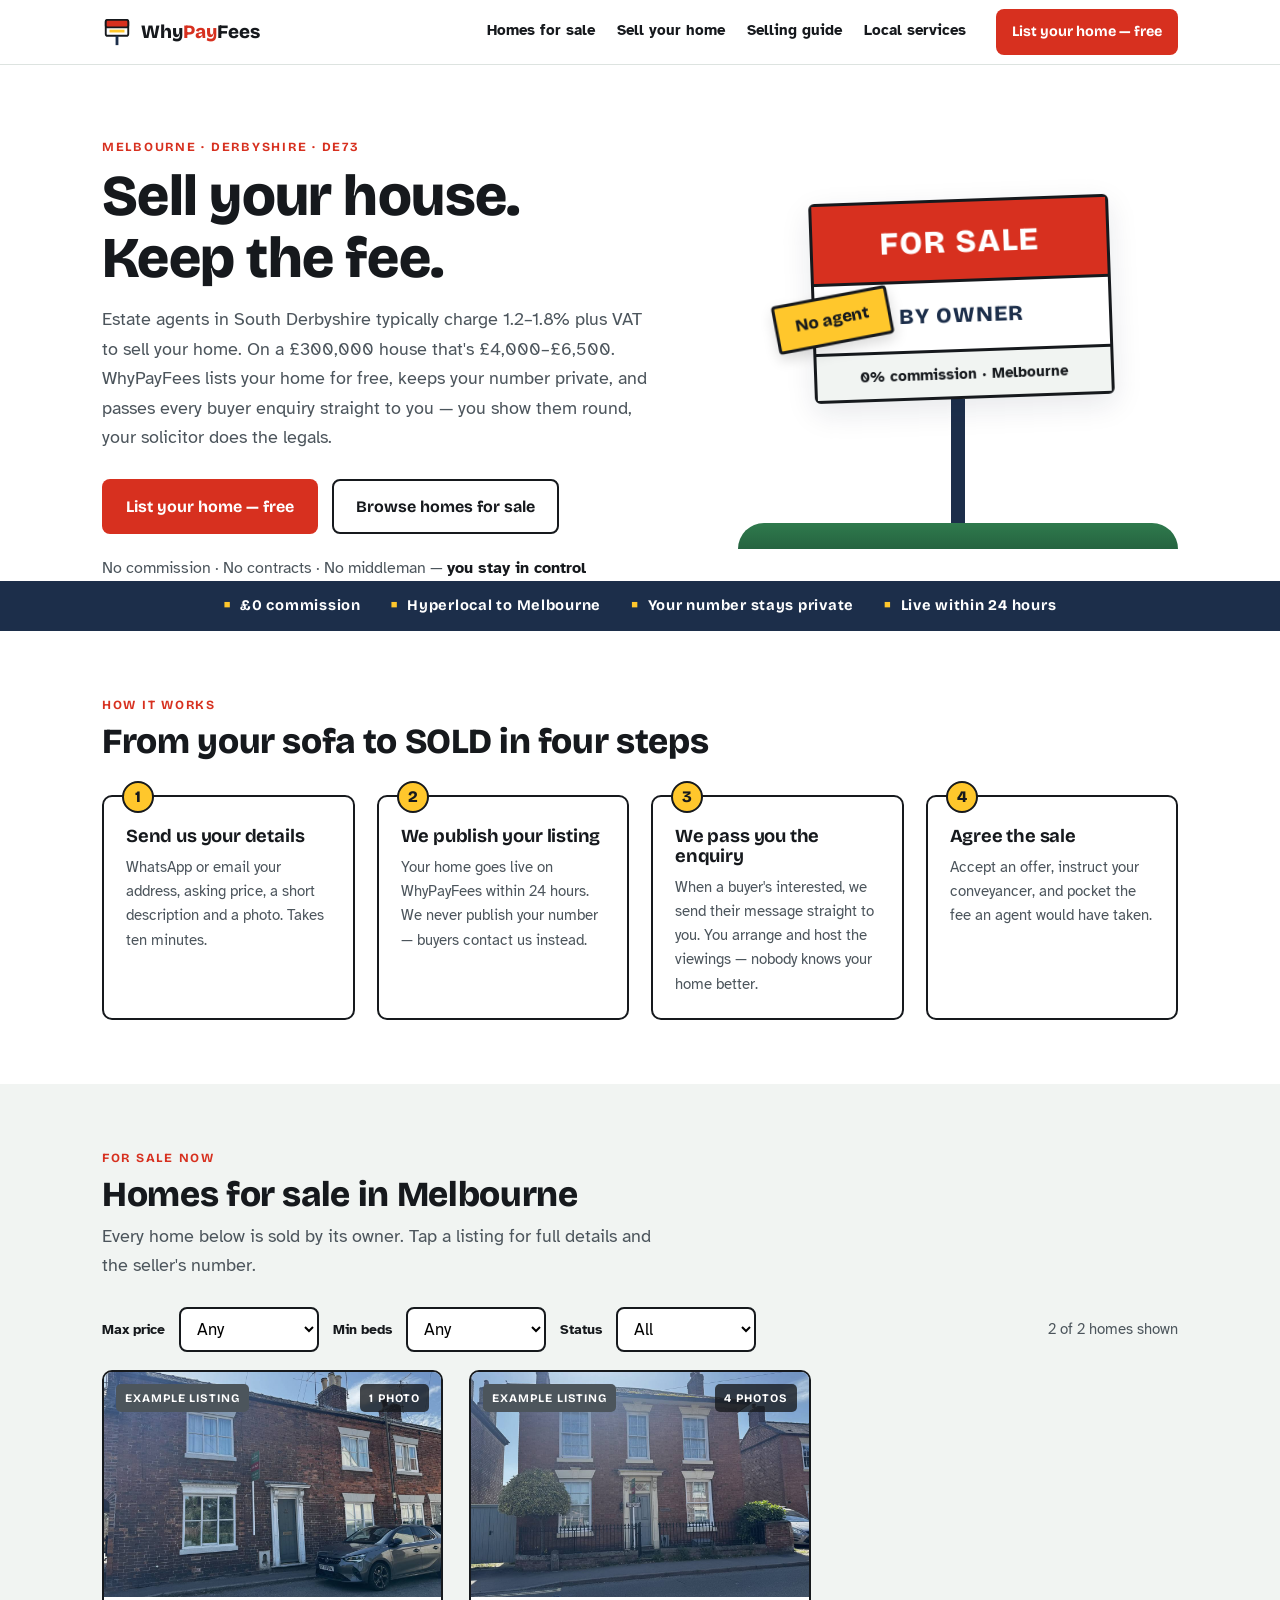
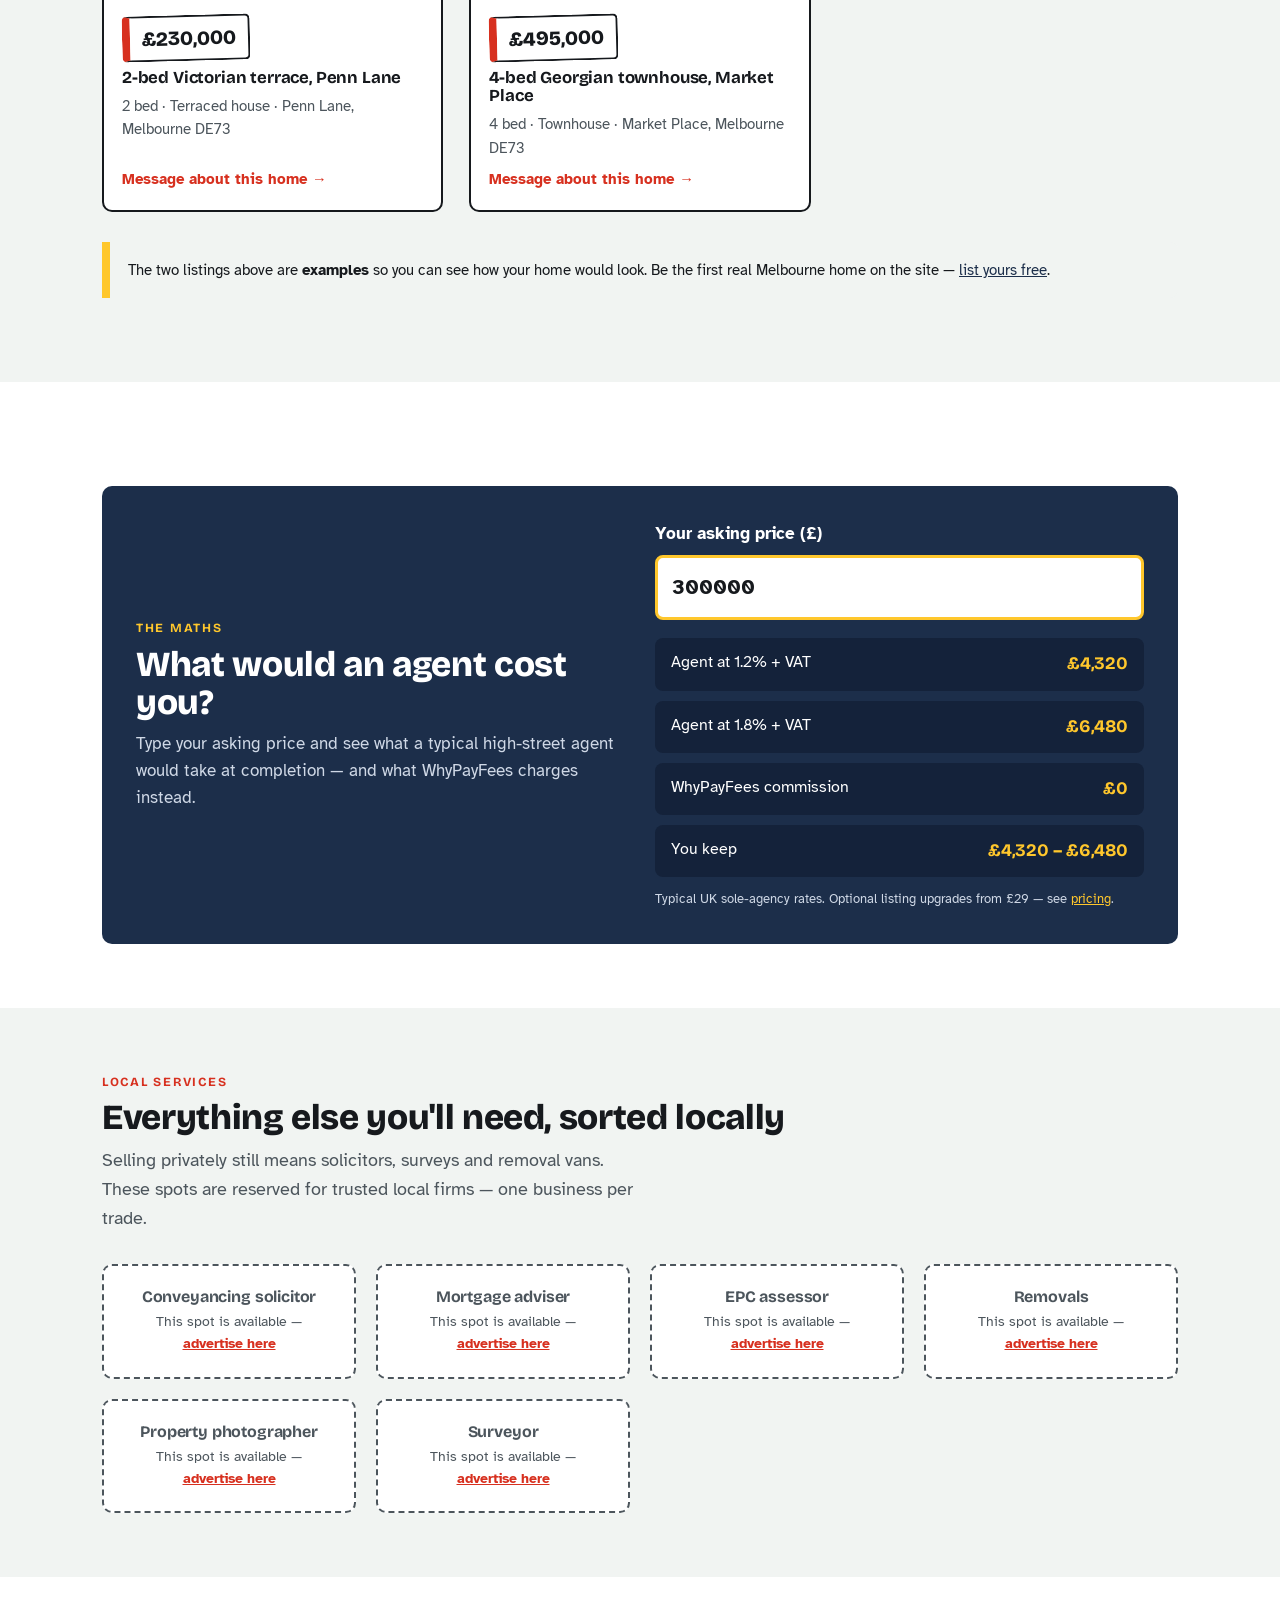
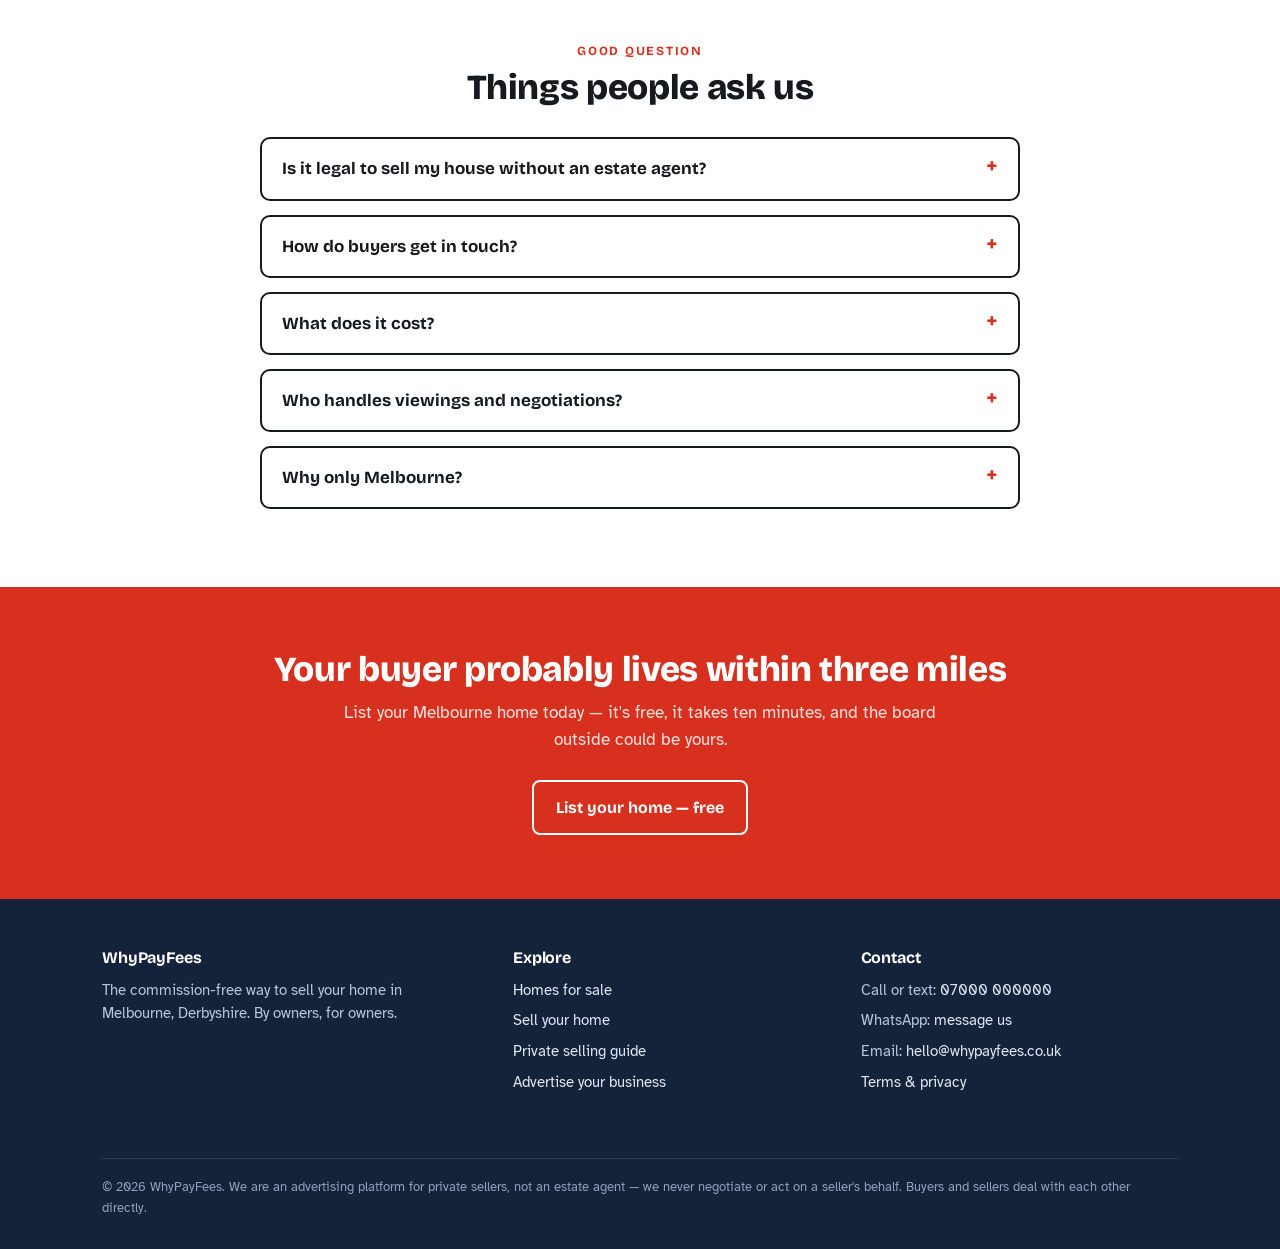
<file: index.html>
<!DOCTYPE html>
<html lang="en-GB">
<head>
<meta charset="UTF-8">
<meta name="viewport" content="width=device-width, initial-scale=1.0">
<title>WhyPayFees — Sell Your House Without an Estate Agent in Melbourne, Derbyshire</title>
<meta name="description" content="Melbourne's commission-free property site. List your home from £0, talk to buyers directly and keep thousands in estate agent fees. Hyperlocal to Melbourne, Derbyshire DE73.">
<link rel="canonical" href="https://whypayfees.co.uk/">
<meta property="og:title" content="WhyPayFees — Sell your house, pay no agent">
<meta property="og:description" content="Melbourne, Derbyshire's commission-free way to sell your home. Your number stays private — we pass every enquiry to you.">
<meta property="og:type" content="website">
<meta property="og:url" content="https://whypayfees.co.uk/">
<link rel="icon" type="image/svg+xml" href="favicon.svg">
<link rel="preconnect" href="https://fonts.googleapis.com">
<link rel="preconnect" href="https://fonts.gstatic.com" crossorigin>
<link href="https://fonts.googleapis.com/css2?family=Atkinson+Hyperlegible:ital,wght@0,400;0,700;1,400&family=Bricolage+Grotesque:opsz,wght@12..96,400;12..96,700;12..96,800&display=swap" rel="stylesheet">
<link rel="stylesheet" href="css/style.css">
<script type="application/ld+json">
{
  "@context": "https://schema.org",
  "@type": "WebSite",
  "name": "WhyPayFees",
  "url": "https://whypayfees.co.uk/",
  "description": "Commission-free private house sales in Melbourne, Derbyshire."
}
</script>
</head>
<body>

<header>
  <div class="wrap nav">
    <a class="logo" href="index.html" aria-label="WhyPayFees home">
      <svg width="30" height="30" viewBox="0 0 64 64" aria-hidden="true"><rect x="8" y="6" width="48" height="34" rx="4" fill="#fff" stroke="#16191d" stroke-width="4"/><rect x="8" y="6" width="48" height="16" rx="4" fill="#d7301f" stroke="#16191d" stroke-width="4"/><rect x="29" y="40" width="6" height="20" fill="#1c2e4a"/><rect x="16" y="27" width="32" height="6" fill="#ffc72c"/></svg>
      <span>Why<em>Pay</em>Fees</span>
    </a>
    <nav class="nav-links" aria-label="Main">
      <a href="index.html#homes">Homes for sale</a>
      <a href="sell.html">Sell your home</a>
      <a href="guide.html">Selling guide</a>
      <a href="advertise.html">Local services</a>
    </nav>
    <a class="btn btn-red small nav-cta" href="sell.html">List your home — free</a>
  </div>
</header>

<main>

<!-- ============ HERO ============ -->
<section class="hero">
  <div class="wrap">
    <div class="hero-copy">
      <span class="eyebrow">Melbourne · Derbyshire · DE73</span>
      <h1>Sell your house.<br>Keep the fee.</h1>
      <p class="lede">Estate agents in South Derbyshire typically charge 1.2–1.8% plus VAT to sell your home. On a £300,000 house that's £4,000–£6,500. WhyPayFees lists your home for free, keeps your number private, and passes every buyer enquiry straight to you — you show them round, your solicitor does the legals.</p>
      <div class="btn-row">
        <a class="btn btn-red" href="sell.html">List your home — free</a>
        <a class="btn btn-ghost" href="#homes">Browse homes for sale</a>
      </div>
      <p class="hero-points">No commission · No contracts · No middleman — <strong>you stay in control</strong></p>
    </div>
    <div class="board-scene" aria-hidden="true">
      <div>
        <div class="board">
          <div class="board-band">FOR SALE</div>
          <div class="board-mid">BY OWNER</div>
          <div class="board-foot">0% commission · Melbourne</div>
          <div class="board-sticker">No agent</div>
        </div>
        <div class="post"></div>
      </div>
      <div class="grass"></div>
    </div>
  </div>
</section>

<div class="strip">
  <div class="wrap">
    <span>£0 commission</span>
    <span>Hyperlocal to Melbourne</span>
    <span>Your number stays private</span>
    <span>Live within 24 hours</span>
  </div>
</div>

<!-- ============ HOW IT WORKS ============ -->
<section>
  <div class="wrap">
    <span class="eyebrow">How it works</span>
    <h2>From your sofa to SOLD in four steps</h2>
    <div class="steps">
      <div class="step"><b class="num">1</b><h3>Send us your details</h3><p>WhatsApp or email your address, asking price, a short description and a photo. Takes ten minutes.</p></div>
      <div class="step"><b class="num">2</b><h3>We publish your listing</h3><p>Your home goes live on WhyPayFees within 24 hours. We never publish your number — buyers contact us instead.</p></div>
      <div class="step"><b class="num">3</b><h3>We pass you the enquiry</h3><p>When a buyer's interested, we send their message straight to you. You arrange and host the viewings — nobody knows your home better.</p></div>
      <div class="step"><b class="num">4</b><h3>Agree the sale</h3><p>Accept an offer, instruct your conveyancer, and pocket the fee an agent would have taken.</p></div>
    </div>
  </div>
</section>

<!-- ============ LISTINGS ============ -->
<section class="alt" id="homes">
  <div class="wrap">
    <span class="eyebrow">For sale now</span>
    <h2>Homes for sale in Melbourne</h2>
    <p class="lede">Every home below is sold by its owner. Tap a listing for full details and the seller's number.</p>

    <div class="filters">
      <label for="fPrice">Max price</label>
      <select id="fPrice">
        <option value="any">Any</option>
        <option value="250000">£250,000</option>
        <option value="350000">£350,000</option>
        <option value="500000">£500,000</option>
        <option value="750000">£750,000</option>
      </select>
      <label for="fBeds">Min beds</label>
      <select id="fBeds">
        <option value="any">Any</option>
        <option value="2">2+</option>
        <option value="3">3+</option>
        <option value="4">4+</option>
      </select>
      <label for="fStatus">Status</label>
      <select id="fStatus">
        <option value="any">All</option>
        <option value="For sale">For sale</option>
        <option value="SSTC">SSTC</option>
        <option value="Sold">Sold</option>
      </select>
      <span id="listingCount"></span>
    </div>

    <div class="grid" id="listingsGrid"></div>

    <div class="notice" style="margin-top:30px">The two listings above are <strong>examples</strong> so you can see how your home would look. Be the first real Melbourne home on the site — <a href="sell.html">list yours free</a>.</div>
  </div>
</section>

<!-- ============ SAVINGS TEASER ============ -->
<section>
  <div class="wrap">
    <div class="calc">
      <div>
        <span class="eyebrow" style="color:var(--sun)">The maths</span>
        <h2>What would an agent cost you?</h2>
        <p>Type your asking price and see what a typical high-street agent would take at completion — and what WhyPayFees charges instead.</p>
      </div>
      <div class="calc-io">
        <label for="calcPrice">Your asking price (£)</label>
        <input id="calcPrice" type="text" inputmode="numeric" value="300000">
        <div class="calc-results">
          <div><span>Agent at 1.2% + VAT</span><b id="calcLow">£0</b></div>
          <div><span>Agent at 1.8% + VAT</span><b id="calcHigh">£0</b></div>
          <div><span>WhyPayFees commission</span><b id="calcOurs">£0</b></div>
          <div><span>You keep</span><b id="calcSave">£0</b></div>
        </div>
        <p class="calc-note">Typical UK sole-agency rates. Optional listing upgrades from £29 — see <a href="sell.html" style="color:var(--sun)">pricing</a>.</p>
      </div>
    </div>
  </div>
</section>

<!-- ============ SPONSORS ============ -->
<section class="alt">
  <div class="wrap">
    <span class="eyebrow">Local services</span>
    <h2>Everything else you'll need, sorted locally</h2>
    <p class="lede">Selling privately still means solicitors, surveys and removal vans. These spots are reserved for trusted local firms — one business per trade.</p>
    <div class="sponsor-grid">
      <div class="sponsor"><h3>Conveyancing solicitor</h3><p>This spot is available — <a href="advertise.html">advertise here</a></p></div>
      <div class="sponsor"><h3>Mortgage adviser</h3><p>This spot is available — <a href="advertise.html">advertise here</a></p></div>
      <div class="sponsor"><h3>EPC assessor</h3><p>This spot is available — <a href="advertise.html">advertise here</a></p></div>
      <div class="sponsor"><h3>Removals</h3><p>This spot is available — <a href="advertise.html">advertise here</a></p></div>
      <div class="sponsor"><h3>Property photographer</h3><p>This spot is available — <a href="advertise.html">advertise here</a></p></div>
      <div class="sponsor"><h3>Surveyor</h3><p>This spot is available — <a href="advertise.html">advertise here</a></p></div>
    </div>
  </div>
</section>

<!-- ============ FAQ ============ -->
<section>
  <div class="wrap">
    <div class="center">
      <span class="eyebrow">Good question</span>
      <h2>Things people ask us</h2>
    </div>
    <div class="faq">
      <details>
        <summary>Is it legal to sell my house without an estate agent?</summary>
        <p>Completely. There is no law requiring you to use an agent — thousands of UK homes sell privately every year. You'll still use a solicitor or conveyancer for the legal work, exactly as you would with an agent. The one legal must-have is an Energy Performance Certificate (EPC) before your home is marketed.</p>
      </details>
      <details>
        <summary>How do buyers get in touch?</summary>
        <p>Buyers send their enquiry through WhyPayFees, and we pass it straight to you — usually within minutes. Your own number never appears on the advert, so you only hear from genuinely interested buyers, and you decide when to share your details with them. No portals, no call centres, no "your agent will get back to you".</p>
      </details>
      <details>
        <summary>What does it cost?</summary>
        <p>A standard listing — one photo, full description and your phone number — is free. Want up to ten photos? That's a one-off £29. A video tour and featured placement is £49. There is never a commission on the sale price.</p>
      </details>
      <details>
        <summary>Who handles viewings and negotiations?</summary>
        <p>You do — and that's the point. Nobody can answer questions about your home, your street and your neighbours like you can. Our free <a href="guide.html">selling guide</a> covers how to run viewings safely and handle offers with confidence.</p>
      </details>
      <details>
        <summary>Why only Melbourne?</summary>
        <p>Because hyperlocal works. Every buyer browsing this site is looking in Melbourne and the surrounding villages — Kings Newton, Ticknall, Wilson, Stanton by Bridge — not scrolling past your home on a national portal. We'd rather be the best in DE73 than average everywhere.</p>
      </details>
    </div>
  </div>
</section>

<!-- ============ CTA BAND ============ -->
<section class="cta-band">
  <div class="wrap">
    <h2>Your buyer probably lives within three miles</h2>
    <p>List your Melbourne home today — it's free, it takes ten minutes, and the board outside could be yours.</p>
    <div class="btn-row" style="justify-content:center">
      <a class="btn btn-ghost" href="sell.html">List your home — free</a>
    </div>
  </div>
</section>

</main>

<footer>
  <div class="wrap">
    <div>
      <h3>WhyPayFees</h3>
      <p style="font-size:.93rem;max-width:32ch">The commission-free way to sell your home in Melbourne, Derbyshire. By owners, for owners.</p>
    </div>
    <div>
      <h3>Explore</h3>
      <ul>
        <li><a href="index.html#homes">Homes for sale</a></li>
        <li><a href="sell.html">Sell your home</a></li>
        <li><a href="guide.html">Private selling guide</a></li>
        <li><a href="advertise.html">Advertise your business</a></li>
      </ul>
    </div>
    <div>
      <h3>Contact</h3>
      <ul>
        <!-- TODO: replace 07000 000000 and the wa.me number with your real mobile -->
        <li>Call or text: <a href="tel:07000000000">07000 000000</a></li>
        <li>WhatsApp: <a href="https://wa.me/447000000000">message us</a></li>
        <li>Email: <a href="mailto:hello@whypayfees.co.uk">hello@whypayfees.co.uk</a></li>
        <li><a href="legal.html">Terms &amp; privacy</a></li>
      </ul>
    </div>
    <p class="foot-note">© <span id="year">2026</span> WhyPayFees. We are an advertising platform for private sellers, not an estate agent — we never negotiate or act on a seller's behalf. Buyers and sellers deal with each other directly.</p>
  </div>
</footer>

<script src="js/listings.js"></script>
<script src="js/site.js"></script>
</body>
</html>
</file>
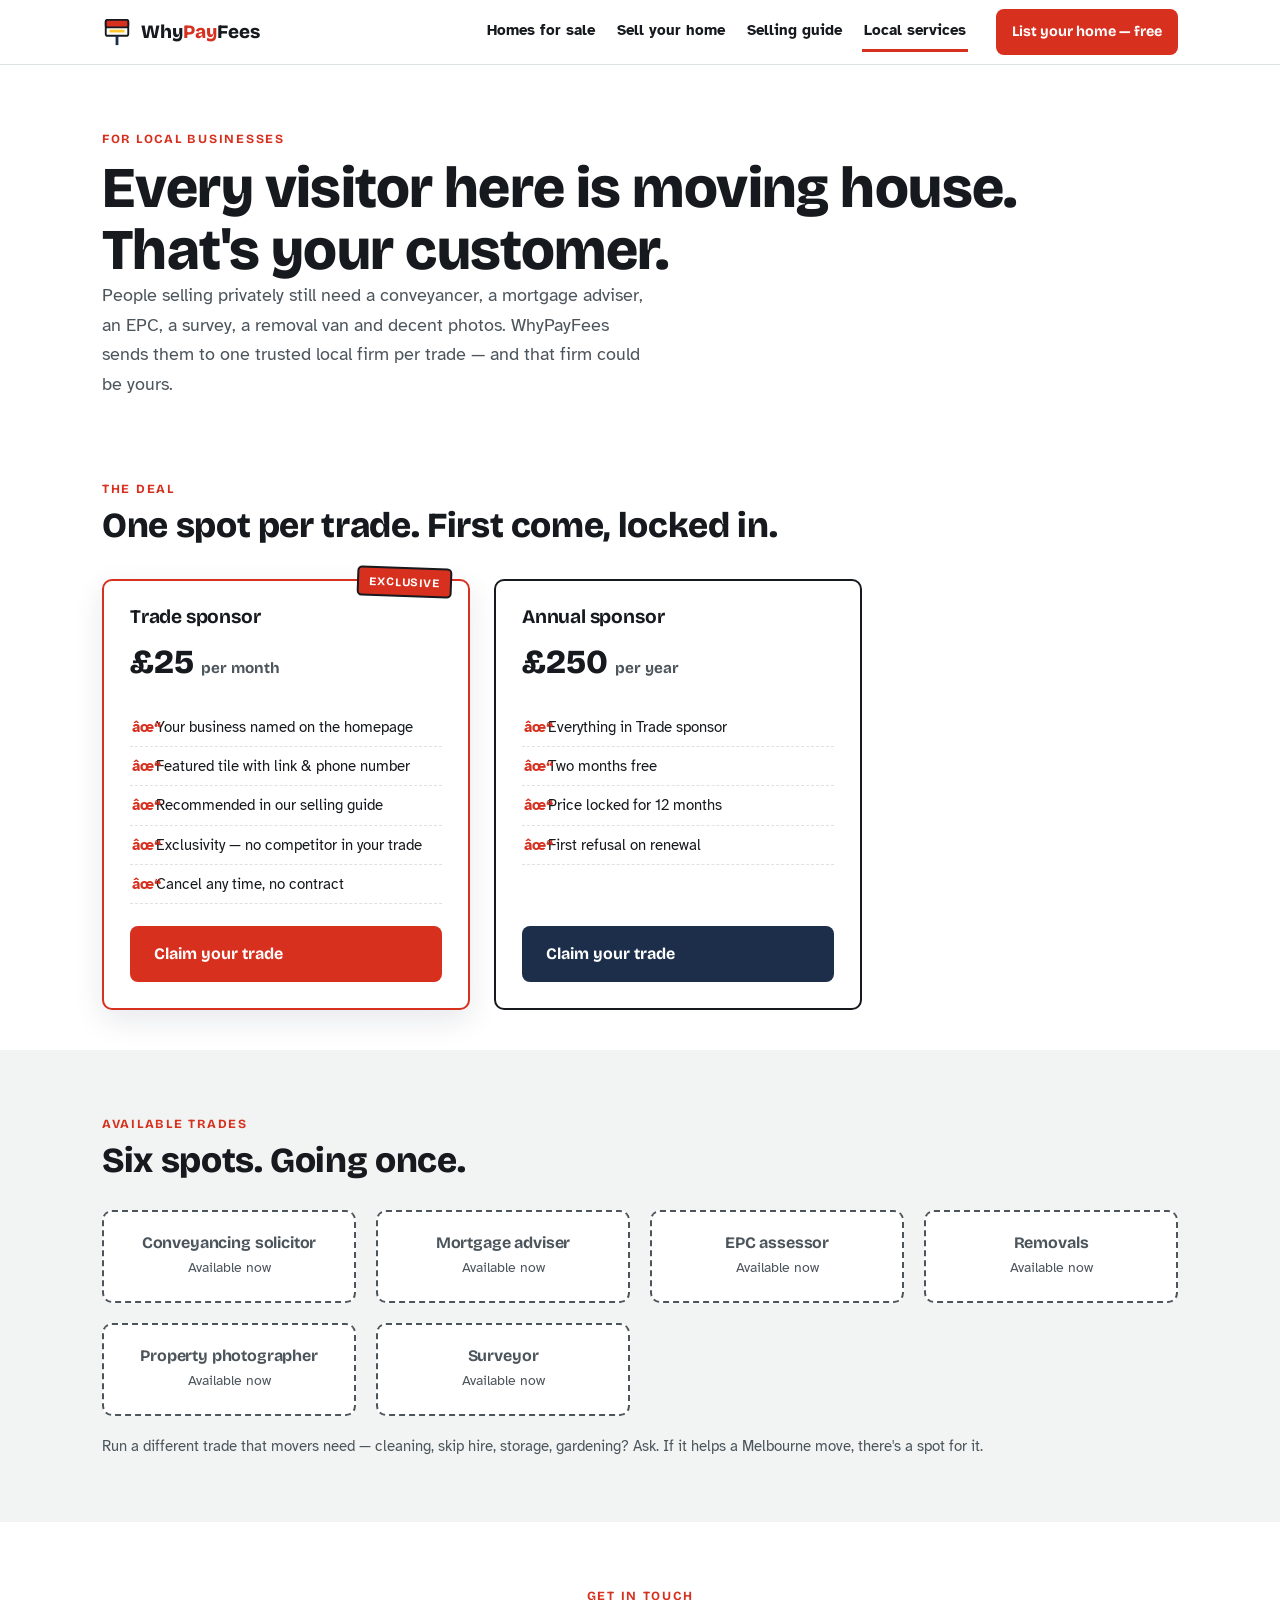
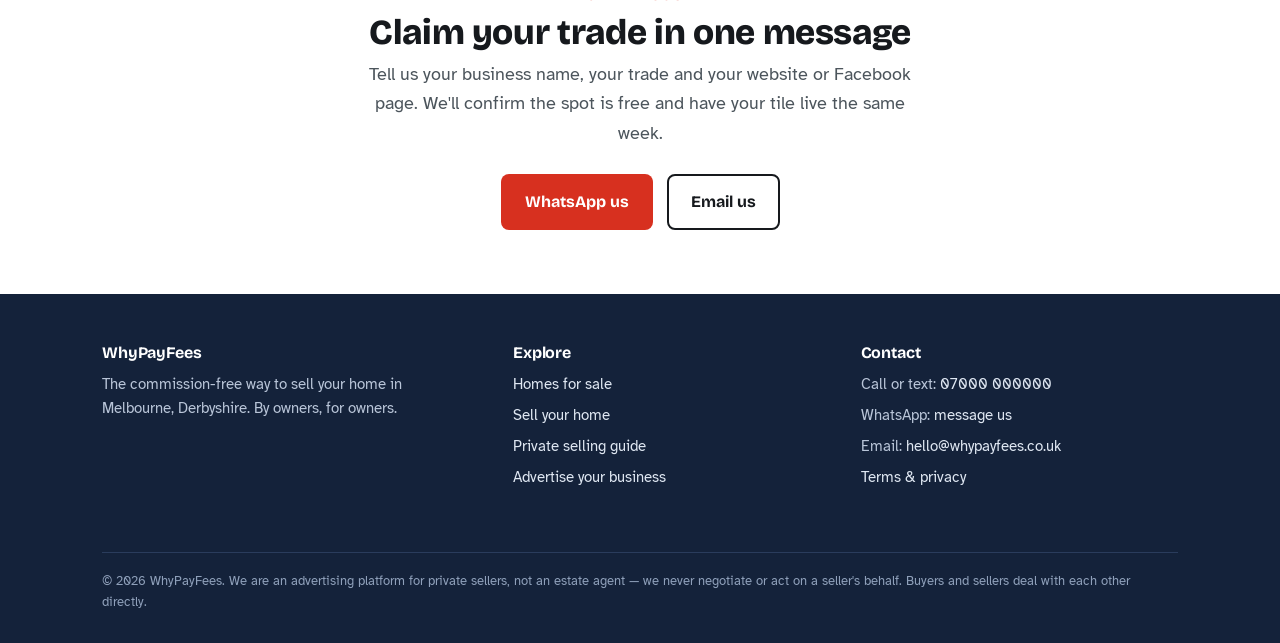
<file: advertise.html>
<!DOCTYPE html>
<html lang="en-GB">
<head>
<meta charset="UTF-8">
<meta name="viewport" content="width=device-width, initial-scale=1.0">
<title>Advertise to Melbourne Home Movers — Local Services | WhyPayFees</title>
<meta name="description" content="Put your conveyancing, mortgage, removals, EPC or surveying business in front of people actively buying and selling homes in Melbourne, Derbyshire. One business per trade, from £25/month.">
<link rel="canonical" href="https://whypayfees.co.uk/advertise.html">
<link rel="icon" type="image/svg+xml" href="favicon.svg">
<link rel="preconnect" href="https://fonts.googleapis.com">
<link rel="preconnect" href="https://fonts.gstatic.com" crossorigin>
<link href="https://fonts.googleapis.com/css2?family=Atkinson+Hyperlegible:ital,wght@0,400;0,700;1,400&family=Bricolage+Grotesque:opsz,wght@12..96,400;12..96,700;12..96,800&display=swap" rel="stylesheet">
<link rel="stylesheet" href="css/style.css">
</head>
<body>

<header>
  <div class="wrap nav">
    <a class="logo" href="index.html" aria-label="WhyPayFees home">
      <svg width="30" height="30" viewBox="0 0 64 64" aria-hidden="true"><rect x="8" y="6" width="48" height="34" rx="4" fill="#fff" stroke="#16191d" stroke-width="4"/><rect x="8" y="6" width="48" height="16" rx="4" fill="#d7301f" stroke="#16191d" stroke-width="4"/><rect x="29" y="40" width="6" height="20" fill="#1c2e4a"/><rect x="16" y="27" width="32" height="6" fill="#ffc72c"/></svg>
      <span>Why<em>Pay</em>Fees</span>
    </a>
    <nav class="nav-links" aria-label="Main">
      <a href="index.html#homes">Homes for sale</a>
      <a href="sell.html">Sell your home</a>
      <a href="guide.html">Selling guide</a>
      <a href="advertise.html" class="active">Local services</a>
    </nav>
    <a class="btn btn-red small nav-cta" href="sell.html">List your home — free</a>
  </div>
</header>

<main>

<section class="tight" style="padding-top:64px">
  <div class="wrap">
    <span class="eyebrow">For local businesses</span>
    <h1>Every visitor here is moving house. That's your customer.</h1>
    <p class="lede">People selling privately still need a conveyancer, a mortgage adviser, an EPC, a survey, a removal van and decent photos. WhyPayFees sends them to one trusted local firm per trade — and that firm could be yours.</p>
  </div>
</section>

<section class="tight">
  <div class="wrap">
    <span class="eyebrow">The deal</span>
    <h2>One spot per trade. First come, locked in.</h2>
    <div class="tiers" style="grid-template-columns:repeat(2,1fr);max-width:760px">
      <div class="tier featured">
        <span class="flag">Exclusive</span>
        <h3>Trade sponsor</h3>
        <p class="amount">£25 <small>per month</small></p>
        <ul>
          <li>Your business named on the homepage</li>
          <li>Featured tile with link &amp; phone number</li>
          <li>Recommended in our selling guide</li>
          <li>Exclusivity — no competitor in your trade</li>
          <li>Cancel any time, no contract</li>
        </ul>
        <a class="btn btn-red" href="#enquire">Claim your trade</a>
      </div>
      <div class="tier">
        <h3>Annual sponsor</h3>
        <p class="amount">£250 <small>per year</small></p>
        <ul>
          <li>Everything in Trade sponsor</li>
          <li>Two months free</li>
          <li>Price locked for 12 months</li>
          <li>First refusal on renewal</li>
        </ul>
        <a class="btn btn-navy" href="#enquire">Claim your trade</a>
      </div>
    </div>
  </div>
</section>

<section class="alt">
  <div class="wrap">
    <span class="eyebrow">Available trades</span>
    <h2>Six spots. Going once.</h2>
    <div class="sponsor-grid">
      <div class="sponsor"><h3>Conveyancing solicitor</h3><p>Available now</p></div>
      <div class="sponsor"><h3>Mortgage adviser</h3><p>Available now</p></div>
      <div class="sponsor"><h3>EPC assessor</h3><p>Available now</p></div>
      <div class="sponsor"><h3>Removals</h3><p>Available now</p></div>
      <div class="sponsor"><h3>Property photographer</h3><p>Available now</p></div>
      <div class="sponsor"><h3>Surveyor</h3><p>Available now</p></div>
    </div>
    <p style="margin-top:18px;color:var(--slate);font-size:.95rem">Run a different trade that movers need — cleaning, skip hire, storage, gardening? Ask. If it helps a Melbourne move, there's a spot for it.</p>
  </div>
</section>

<section id="enquire">
  <div class="wrap center">
    <span class="eyebrow">Get in touch</span>
    <h2>Claim your trade in one message</h2>
    <p class="lede">Tell us your business name, your trade and your website or Facebook page. We'll confirm the spot is free and have your tile live the same week.</p>
    <div class="btn-row" style="justify-content:center">
      <!-- TODO: replace 447000000000 with your own number in international format -->
      <a class="btn btn-red" href="https://wa.me/447000000000?text=Hi%2C%20I%27d%20like%20to%20advertise%20on%20WhyPayFees.%0ABusiness%20name%3A%20%0ATrade%3A%20%0AWebsite%2FFacebook%3A%20%0APhone%3A%20">WhatsApp us</a>
      <a class="btn btn-ghost" href="mailto:hello@whypayfees.co.uk?subject=Advertising%20on%20WhyPayFees&body=Business%20name%3A%0ATrade%3A%0AWebsite%2FFacebook%3A%0APhone%3A">Email us</a>
    </div>
  </div>
</section>

</main>

<footer>
  <div class="wrap">
    <div>
      <h3>WhyPayFees</h3>
      <p style="font-size:.93rem;max-width:32ch">The commission-free way to sell your home in Melbourne, Derbyshire. By owners, for owners.</p>
    </div>
    <div>
      <h3>Explore</h3>
      <ul>
        <li><a href="index.html#homes">Homes for sale</a></li>
        <li><a href="sell.html">Sell your home</a></li>
        <li><a href="guide.html">Private selling guide</a></li>
        <li><a href="advertise.html">Advertise your business</a></li>
      </ul>
    </div>
    <div>
      <h3>Contact</h3>
      <ul>
        <li>Call or text: <a href="tel:07000000000">07000 000000</a></li>
        <li>WhatsApp: <a href="https://wa.me/447000000000">message us</a></li>
        <li>Email: <a href="mailto:hello@whypayfees.co.uk">hello@whypayfees.co.uk</a></li>
        <li><a href="legal.html">Terms &amp; privacy</a></li>
      </ul>
    </div>
    <p class="foot-note">© <span id="year">2026</span> WhyPayFees. We are an advertising platform for private sellers, not an estate agent — we never negotiate or act on a seller's behalf. Buyers and sellers deal with each other directly.</p>
  </div>
</footer>

<script src="js/listings.js"></script>
<script src="js/site.js"></script>
</body>
</html>
</file>
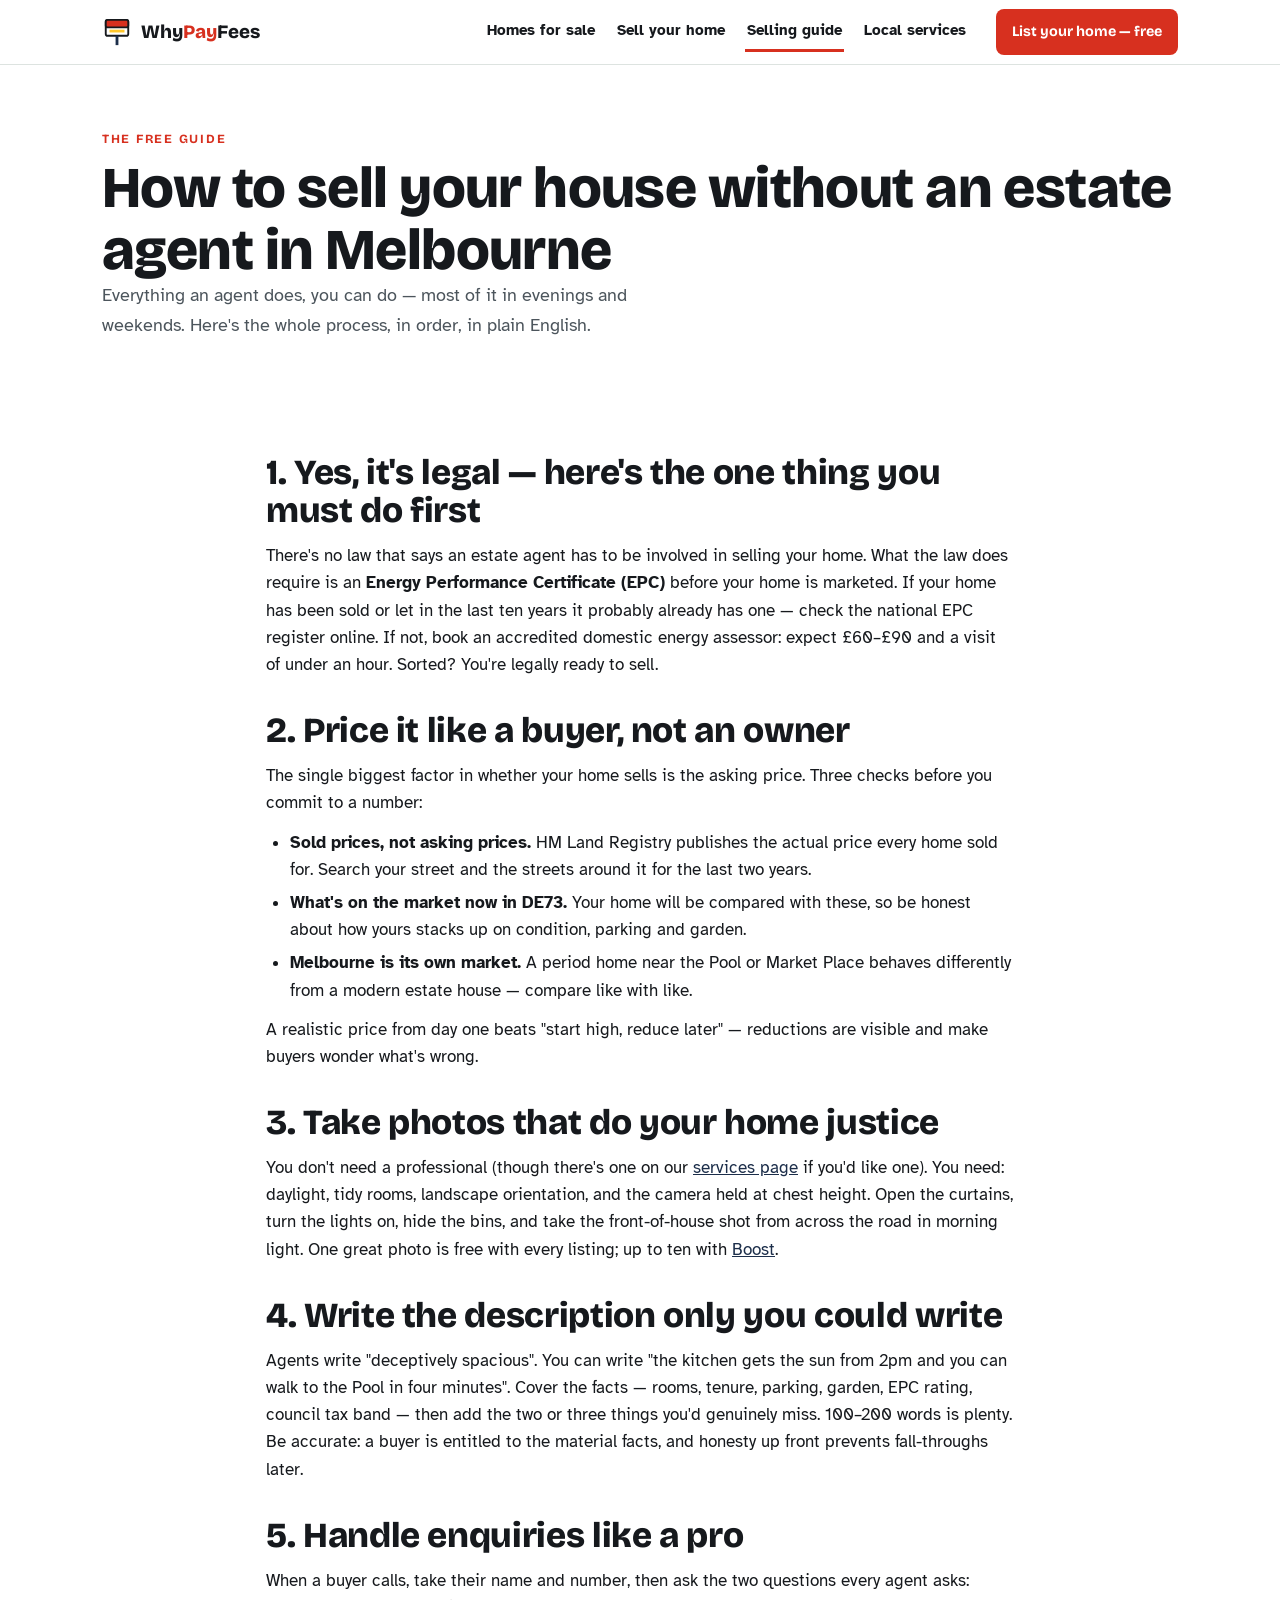
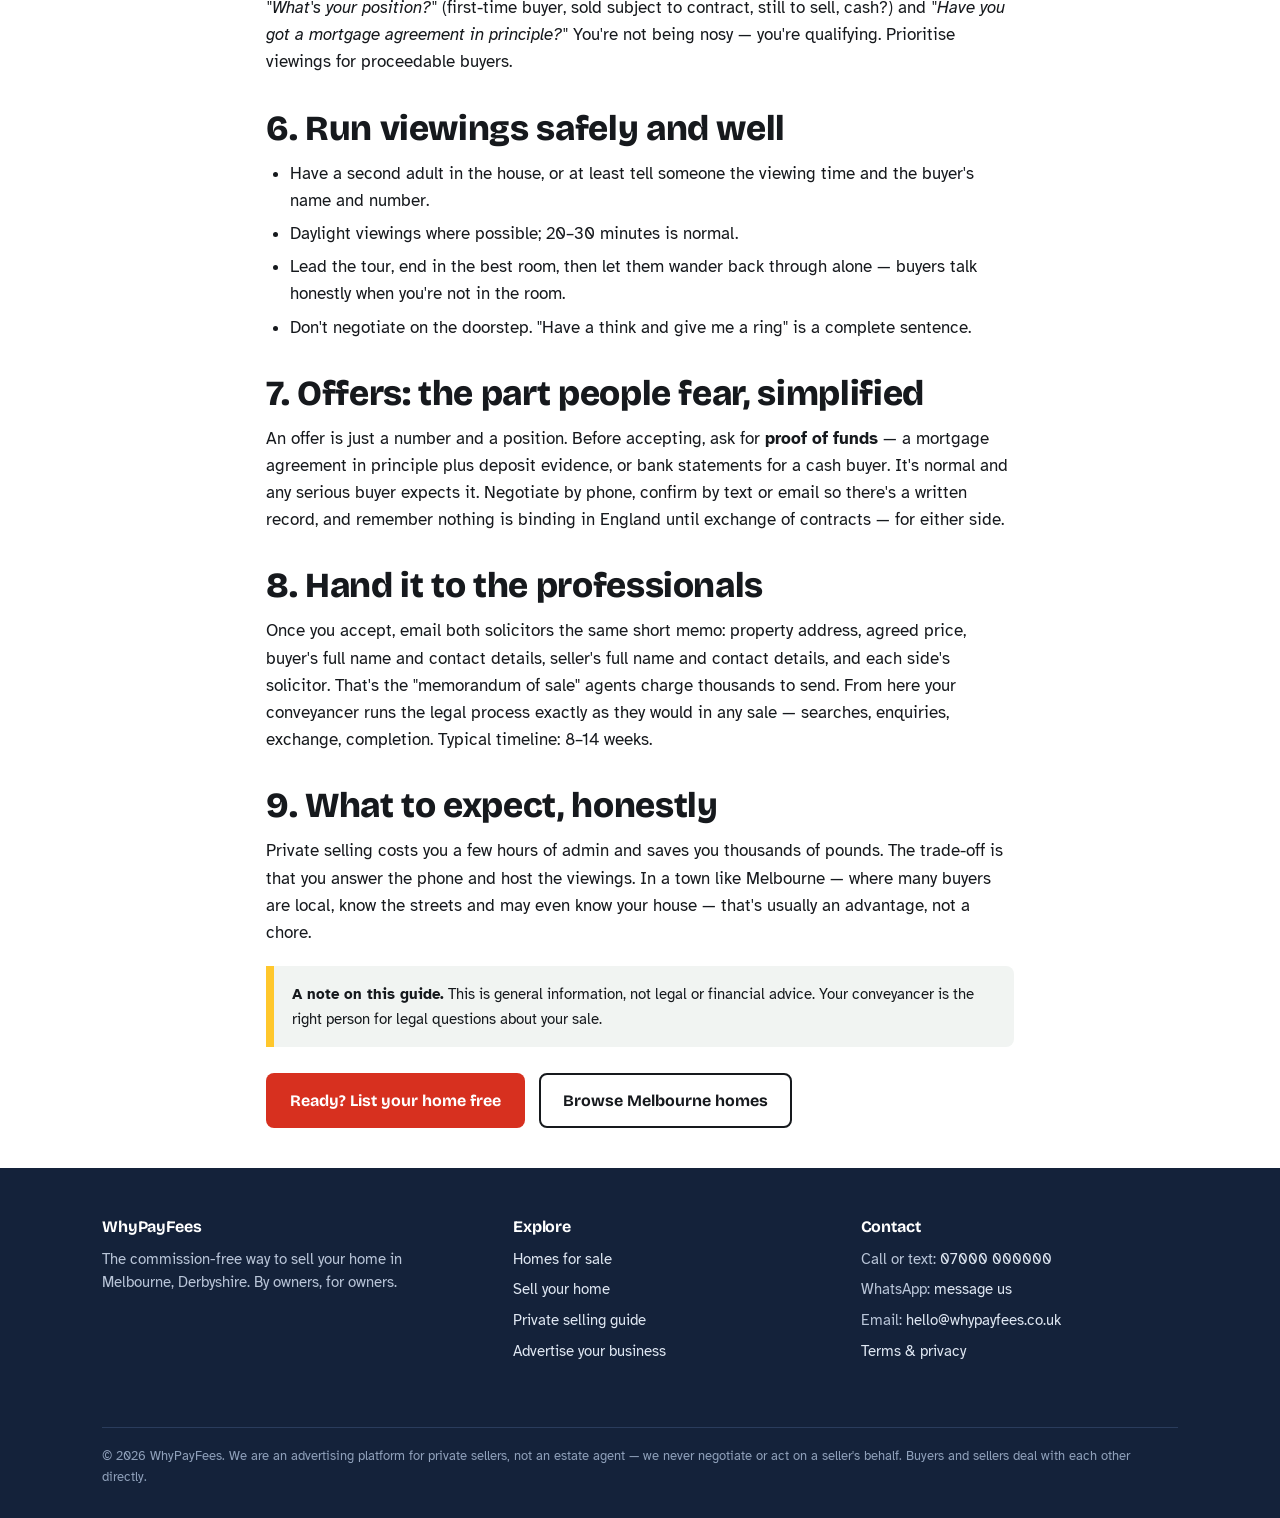
<file: guide.html>
<!DOCTYPE html>
<html lang="en-GB">
<head>
<meta charset="UTF-8">
<meta name="viewport" content="width=device-width, initial-scale=1.0">
<title>How to Sell Your House Without an Estate Agent in Melbourne, Derbyshire | WhyPayFees</title>
<meta name="description" content="A plain-English guide to selling your home privately in Melbourne, Derbyshire: EPCs, pricing, photos, viewings, offers and conveyancing — without paying estate agent commission.">
<link rel="canonical" href="https://whypayfees.co.uk/guide.html">
<link rel="icon" type="image/svg+xml" href="favicon.svg">
<link rel="preconnect" href="https://fonts.googleapis.com">
<link rel="preconnect" href="https://fonts.gstatic.com" crossorigin>
<link href="https://fonts.googleapis.com/css2?family=Atkinson+Hyperlegible:ital,wght@0,400;0,700;1,400&family=Bricolage+Grotesque:opsz,wght@12..96,400;12..96,700;12..96,800&display=swap" rel="stylesheet">
<link rel="stylesheet" href="css/style.css">
<script type="application/ld+json">
{
  "@context": "https://schema.org",
  "@type": "FAQPage",
  "mainEntity": [
    {
      "@type": "Question",
      "name": "Is it legal to sell a house without an estate agent in the UK?",
      "acceptedAnswer": {"@type": "Answer", "text": "Yes. There is no legal requirement to use an estate agent to sell a property in England. You will still need a solicitor or licensed conveyancer for the legal transfer, and an Energy Performance Certificate (EPC) before the property is marketed."}
    },
    {
      "@type": "Question",
      "name": "Do I need an EPC to sell my home privately?",
      "acceptedAnswer": {"@type": "Answer", "text": "Yes. An EPC is a legal requirement before a home is marketed for sale in England, whether sold privately or through an agent. They typically cost £60–£90, are arranged through an accredited domestic energy assessor, and remain valid for ten years."}
    },
    {
      "@type": "Question",
      "name": "How do I price my house in Melbourne, Derbyshire?",
      "acceptedAnswer": {"@type": "Answer", "text": "Look up actual sold prices for your street and similar nearby homes on the HM Land Registry price paid data, compare current asking prices in DE73, and remember asking prices are not selling prices. Pricing realistically from day one attracts more viewings than starting high and reducing later."}
    },
    {
      "@type": "Question",
      "name": "Who does the legal work in a private house sale?",
      "acceptedAnswer": {"@type": "Answer", "text": "Exactly the same professionals as in an agented sale: each side instructs a solicitor or licensed conveyancer. Once you accept an offer, you give both solicitors the buyer's details and the agreed price, and the transaction proceeds as normal."}
    }
  ]
}
</script>
</head>
<body>

<header>
  <div class="wrap nav">
    <a class="logo" href="index.html" aria-label="WhyPayFees home">
      <svg width="30" height="30" viewBox="0 0 64 64" aria-hidden="true"><rect x="8" y="6" width="48" height="34" rx="4" fill="#fff" stroke="#16191d" stroke-width="4"/><rect x="8" y="6" width="48" height="16" rx="4" fill="#d7301f" stroke="#16191d" stroke-width="4"/><rect x="29" y="40" width="6" height="20" fill="#1c2e4a"/><rect x="16" y="27" width="32" height="6" fill="#ffc72c"/></svg>
      <span>Why<em>Pay</em>Fees</span>
    </a>
    <nav class="nav-links" aria-label="Main">
      <a href="index.html#homes">Homes for sale</a>
      <a href="sell.html">Sell your home</a>
      <a href="guide.html" class="active">Selling guide</a>
      <a href="advertise.html">Local services</a>
    </nav>
    <a class="btn btn-red small nav-cta" href="sell.html">List your home — free</a>
  </div>
</header>

<main>

<section class="tight" style="padding-top:64px">
  <div class="wrap">
    <span class="eyebrow">The free guide</span>
    <h1>How to sell your house without an estate agent in Melbourne</h1>
    <p class="lede">Everything an agent does, you can do — most of it in evenings and weekends. Here's the whole process, in order, in plain English.</p>
  </div>
</section>

<section class="tight">
  <div class="wrap prose">

    <h2>1. Yes, it's legal — here's the one thing you must do first</h2>
    <p>There's no law that says an estate agent has to be involved in selling your home. What the law does require is an <strong>Energy Performance Certificate (EPC)</strong> before your home is marketed. If your home has been sold or let in the last ten years it probably already has one — check the national EPC register online. If not, book an accredited domestic energy assessor: expect £60–£90 and a visit of under an hour. Sorted? You're legally ready to sell.</p>

    <h2>2. Price it like a buyer, not an owner</h2>
    <p>The single biggest factor in whether your home sells is the asking price. Three checks before you commit to a number:</p>
    <ul>
      <li><strong>Sold prices, not asking prices.</strong> HM Land Registry publishes the actual price every home sold for. Search your street and the streets around it for the last two years.</li>
      <li><strong>What's on the market now in DE73.</strong> Your home will be compared with these, so be honest about how yours stacks up on condition, parking and garden.</li>
      <li><strong>Melbourne is its own market.</strong> A period home near the Pool or Market Place behaves differently from a modern estate house — compare like with like.</li>
    </ul>
    <p>A realistic price from day one beats "start high, reduce later" — reductions are visible and make buyers wonder what's wrong.</p>

    <h2>3. Take photos that do your home justice</h2>
    <p>You don't need a professional (though there's one on our <a href="advertise.html">services page</a> if you'd like one). You need: daylight, tidy rooms, landscape orientation, and the camera held at chest height. Open the curtains, turn the lights on, hide the bins, and take the front-of-house shot from across the road in morning light. One great photo is free with every listing; up to ten with <a href="sell.html">Boost</a>.</p>

    <h2>4. Write the description only you could write</h2>
    <p>Agents write "deceptively spacious". You can write "the kitchen gets the sun from 2pm and you can walk to the Pool in four minutes". Cover the facts — rooms, tenure, parking, garden, EPC rating, council tax band — then add the two or three things you'd genuinely miss. 100–200 words is plenty. Be accurate: a buyer is entitled to the material facts, and honesty up front prevents fall-throughs later.</p>

    <h2>5. Handle enquiries like a pro</h2>
    <p>When a buyer calls, take their name and number, then ask the two questions every agent asks: <em>"What's your position?"</em> (first-time buyer, sold subject to contract, still to sell, cash?) and <em>"Have you got a mortgage agreement in principle?"</em> You're not being nosy — you're qualifying. Prioritise viewings for proceedable buyers.</p>

    <h2>6. Run viewings safely and well</h2>
    <ul>
      <li>Have a second adult in the house, or at least tell someone the viewing time and the buyer's name and number.</li>
      <li>Daylight viewings where possible; 20–30 minutes is normal.</li>
      <li>Lead the tour, end in the best room, then let them wander back through alone — buyers talk honestly when you're not in the room.</li>
      <li>Don't negotiate on the doorstep. "Have a think and give me a ring" is a complete sentence.</li>
    </ul>

    <h2>7. Offers: the part people fear, simplified</h2>
    <p>An offer is just a number and a position. Before accepting, ask for <strong>proof of funds</strong> — a mortgage agreement in principle plus deposit evidence, or bank statements for a cash buyer. It's normal and any serious buyer expects it. Negotiate by phone, confirm by text or email so there's a written record, and remember nothing is binding in England until exchange of contracts — for either side.</p>

    <h2>8. Hand it to the professionals</h2>
    <p>Once you accept, email both solicitors the same short memo: property address, agreed price, buyer's full name and contact details, seller's full name and contact details, and each side's solicitor. That's the "memorandum of sale" agents charge thousands to send. From here your conveyancer runs the legal process exactly as they would in any sale — searches, enquiries, exchange, completion. Typical timeline: 8–14 weeks.</p>

    <h2>9. What to expect, honestly</h2>
    <p>Private selling costs you a few hours of admin and saves you thousands of pounds. The trade-off is that you answer the phone and host the viewings. In a town like Melbourne — where many buyers are local, know the streets and may even know your house — that's usually an advantage, not a chore.</p>

    <div class="notice"><strong>A note on this guide.</strong> This is general information, not legal or financial advice. Your conveyancer is the right person for legal questions about your sale.</div>

    <div class="btn-row">
      <a class="btn btn-red" href="sell.html">Ready? List your home free</a>
      <a class="btn btn-ghost" href="index.html#homes">Browse Melbourne homes</a>
    </div>

  </div>
</section>

</main>

<footer>
  <div class="wrap">
    <div>
      <h3>WhyPayFees</h3>
      <p style="font-size:.93rem;max-width:32ch">The commission-free way to sell your home in Melbourne, Derbyshire. By owners, for owners.</p>
    </div>
    <div>
      <h3>Explore</h3>
      <ul>
        <li><a href="index.html#homes">Homes for sale</a></li>
        <li><a href="sell.html">Sell your home</a></li>
        <li><a href="guide.html">Private selling guide</a></li>
        <li><a href="advertise.html">Advertise your business</a></li>
      </ul>
    </div>
    <div>
      <h3>Contact</h3>
      <ul>
        <li>Call or text: <a href="tel:07000000000">07000 000000</a></li>
        <li>WhatsApp: <a href="https://wa.me/447000000000">message us</a></li>
        <li>Email: <a href="mailto:hello@whypayfees.co.uk">hello@whypayfees.co.uk</a></li>
        <li><a href="legal.html">Terms &amp; privacy</a></li>
      </ul>
    </div>
    <p class="foot-note">© <span id="year">2026</span> WhyPayFees. We are an advertising platform for private sellers, not an estate agent — we never negotiate or act on a seller's behalf. Buyers and sellers deal with each other directly.</p>
  </div>
</footer>

<script src="js/listings.js"></script>
<script src="js/site.js"></script>
</body>
</html>
</file>
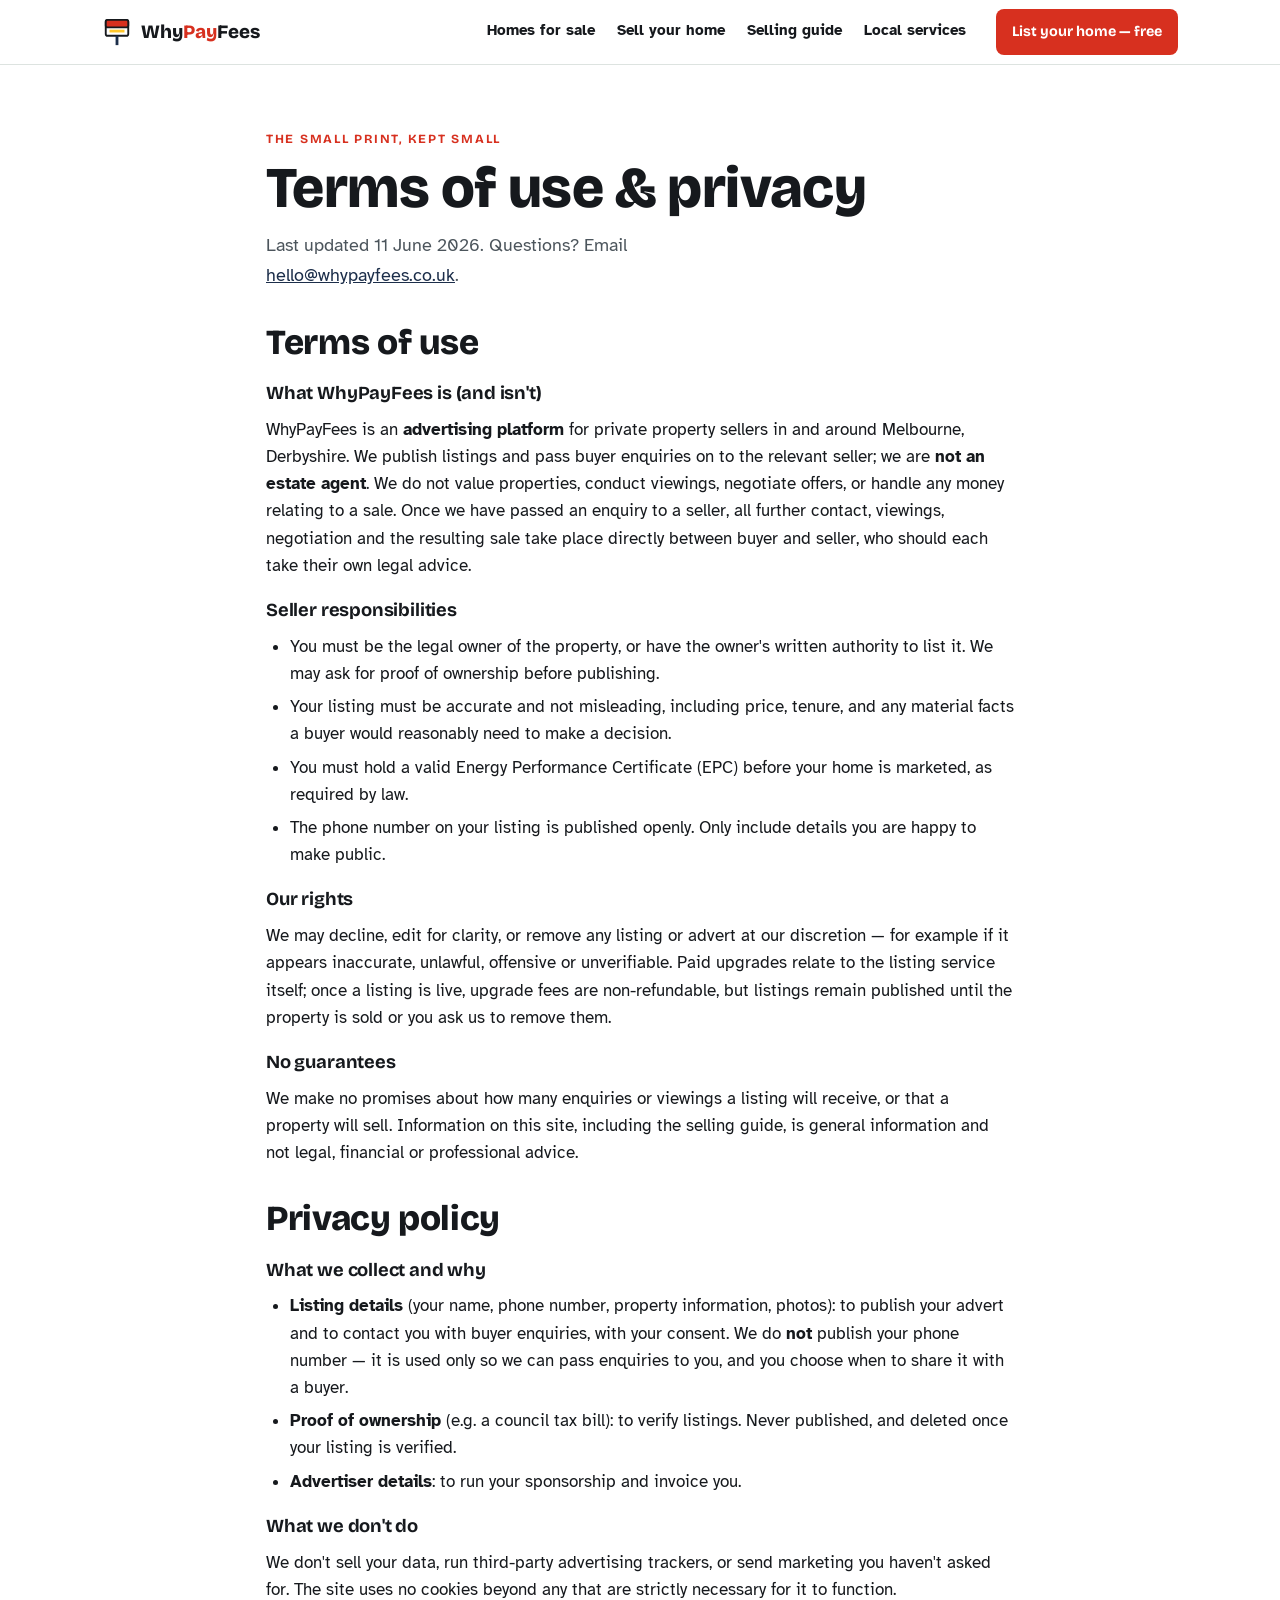
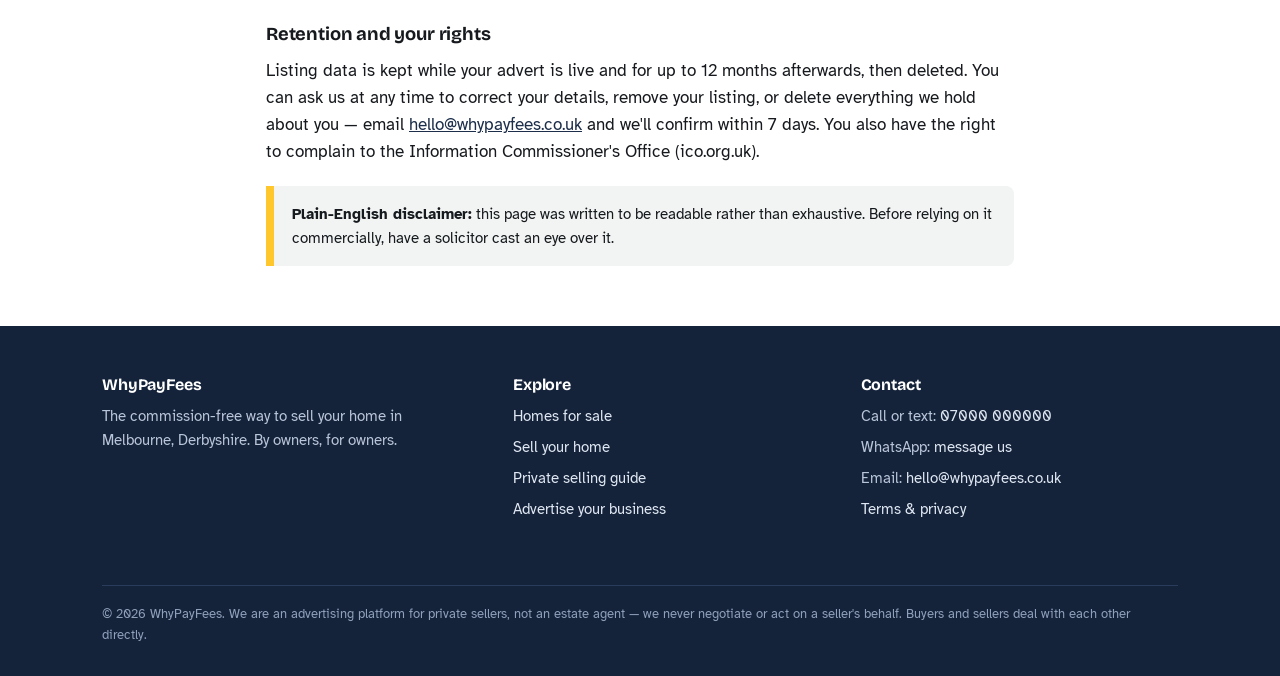
<file: legal.html>
<!DOCTYPE html>
<html lang="en-GB">
<head>
<meta charset="UTF-8">
<meta name="viewport" content="width=device-width, initial-scale=1.0">
<title>Terms &amp; Privacy | WhyPayFees</title>
<meta name="description" content="The terms of use and privacy policy for WhyPayFees, Melbourne's commission-free private property listings site.">
<link rel="canonical" href="https://whypayfees.co.uk/legal.html">
<meta name="robots" content="noindex,follow">
<link rel="icon" type="image/svg+xml" href="favicon.svg">
<link rel="preconnect" href="https://fonts.googleapis.com">
<link rel="preconnect" href="https://fonts.gstatic.com" crossorigin>
<link href="https://fonts.googleapis.com/css2?family=Atkinson+Hyperlegible:ital,wght@0,400;0,700;1,400&family=Bricolage+Grotesque:opsz,wght@12..96,400;12..96,700;12..96,800&display=swap" rel="stylesheet">
<link rel="stylesheet" href="css/style.css">
</head>
<body>

<header>
  <div class="wrap nav">
    <a class="logo" href="index.html" aria-label="WhyPayFees home">
      <svg width="30" height="30" viewBox="0 0 64 64" aria-hidden="true"><rect x="8" y="6" width="48" height="34" rx="4" fill="#fff" stroke="#16191d" stroke-width="4"/><rect x="8" y="6" width="48" height="16" rx="4" fill="#d7301f" stroke="#16191d" stroke-width="4"/><rect x="29" y="40" width="6" height="20" fill="#1c2e4a"/><rect x="16" y="27" width="32" height="6" fill="#ffc72c"/></svg>
      <span>Why<em>Pay</em>Fees</span>
    </a>
    <nav class="nav-links" aria-label="Main">
      <a href="index.html#homes">Homes for sale</a>
      <a href="sell.html">Sell your home</a>
      <a href="guide.html">Selling guide</a>
      <a href="advertise.html">Local services</a>
    </nav>
    <a class="btn btn-red small nav-cta" href="sell.html">List your home — free</a>
  </div>
</header>

<main>

<section class="tight" style="padding-top:64px">
  <div class="wrap prose">
    <span class="eyebrow">The small print, kept small</span>
    <h1>Terms of use &amp; privacy</h1>
    <p class="lede">Last updated 11 June 2026. Questions? Email <a href="mailto:hello@whypayfees.co.uk">hello@whypayfees.co.uk</a>.</p>

    <h2>Terms of use</h2>

    <h3>What WhyPayFees is (and isn't)</h3>
    <p>WhyPayFees is an <strong>advertising platform</strong> for private property sellers in and around Melbourne, Derbyshire. We publish listings and pass buyer enquiries on to the relevant seller; we are <strong>not an estate agent</strong>. We do not value properties, conduct viewings, negotiate offers, or handle any money relating to a sale. Once we have passed an enquiry to a seller, all further contact, viewings, negotiation and the resulting sale take place directly between buyer and seller, who should each take their own legal advice.</p>

    <h3>Seller responsibilities</h3>
    <ul>
      <li>You must be the legal owner of the property, or have the owner's written authority to list it. We may ask for proof of ownership before publishing.</li>
      <li>Your listing must be accurate and not misleading, including price, tenure, and any material facts a buyer would reasonably need to make a decision.</li>
      <li>You must hold a valid Energy Performance Certificate (EPC) before your home is marketed, as required by law.</li>
      <li>The phone number on your listing is published openly. Only include details you are happy to make public.</li>
    </ul>

    <h3>Our rights</h3>
    <p>We may decline, edit for clarity, or remove any listing or advert at our discretion — for example if it appears inaccurate, unlawful, offensive or unverifiable. Paid upgrades relate to the listing service itself; once a listing is live, upgrade fees are non-refundable, but listings remain published until the property is sold or you ask us to remove them.</p>

    <h3>No guarantees</h3>
    <p>We make no promises about how many enquiries or viewings a listing will receive, or that a property will sell. Information on this site, including the selling guide, is general information and not legal, financial or professional advice.</p>

    <h2>Privacy policy</h2>

    <h3>What we collect and why</h3>
    <ul>
      <li><strong>Listing details</strong> (your name, phone number, property information, photos): to publish your advert and to contact you with buyer enquiries, with your consent. We do <strong>not</strong> publish your phone number — it is used only so we can pass enquiries to you, and you choose when to share it with a buyer.</li>
      <li><strong>Proof of ownership</strong> (e.g. a council tax bill): to verify listings. Never published, and deleted once your listing is verified.</li>
      <li><strong>Advertiser details</strong>: to run your sponsorship and invoice you.</li>
    </ul>

    <h3>What we don't do</h3>
    <p>We don't sell your data, run third-party advertising trackers, or send marketing you haven't asked for. The site uses no cookies beyond any that are strictly necessary for it to function.</p>

    <h3>Retention and your rights</h3>
    <p>Listing data is kept while your advert is live and for up to 12 months afterwards, then deleted. You can ask us at any time to correct your details, remove your listing, or delete everything we hold about you — email <a href="mailto:hello@whypayfees.co.uk">hello@whypayfees.co.uk</a> and we'll confirm within 7 days. You also have the right to complain to the Information Commissioner's Office (ico.org.uk).</p>

    <div class="notice"><strong>Plain-English disclaimer:</strong> this page was written to be readable rather than exhaustive. Before relying on it commercially, have a solicitor cast an eye over it.</div>
  </div>
</section>

</main>

<footer>
  <div class="wrap">
    <div>
      <h3>WhyPayFees</h3>
      <p style="font-size:.93rem;max-width:32ch">The commission-free way to sell your home in Melbourne, Derbyshire. By owners, for owners.</p>
    </div>
    <div>
      <h3>Explore</h3>
      <ul>
        <li><a href="index.html#homes">Homes for sale</a></li>
        <li><a href="sell.html">Sell your home</a></li>
        <li><a href="guide.html">Private selling guide</a></li>
        <li><a href="advertise.html">Advertise your business</a></li>
      </ul>
    </div>
    <div>
      <h3>Contact</h3>
      <ul>
        <li>Call or text: <a href="tel:07000000000">07000 000000</a></li>
        <li>WhatsApp: <a href="https://wa.me/447000000000">message us</a></li>
        <li>Email: <a href="mailto:hello@whypayfees.co.uk">hello@whypayfees.co.uk</a></li>
        <li><a href="legal.html">Terms &amp; privacy</a></li>
      </ul>
    </div>
    <p class="foot-note">© <span id="year">2026</span> WhyPayFees. We are an advertising platform for private sellers, not an estate agent — we never negotiate or act on a seller's behalf. Buyers and sellers deal with each other directly.</p>
  </div>
</footer>

<script src="js/listings.js"></script>
<script src="js/site.js"></script>
</body>
</html>
</file>
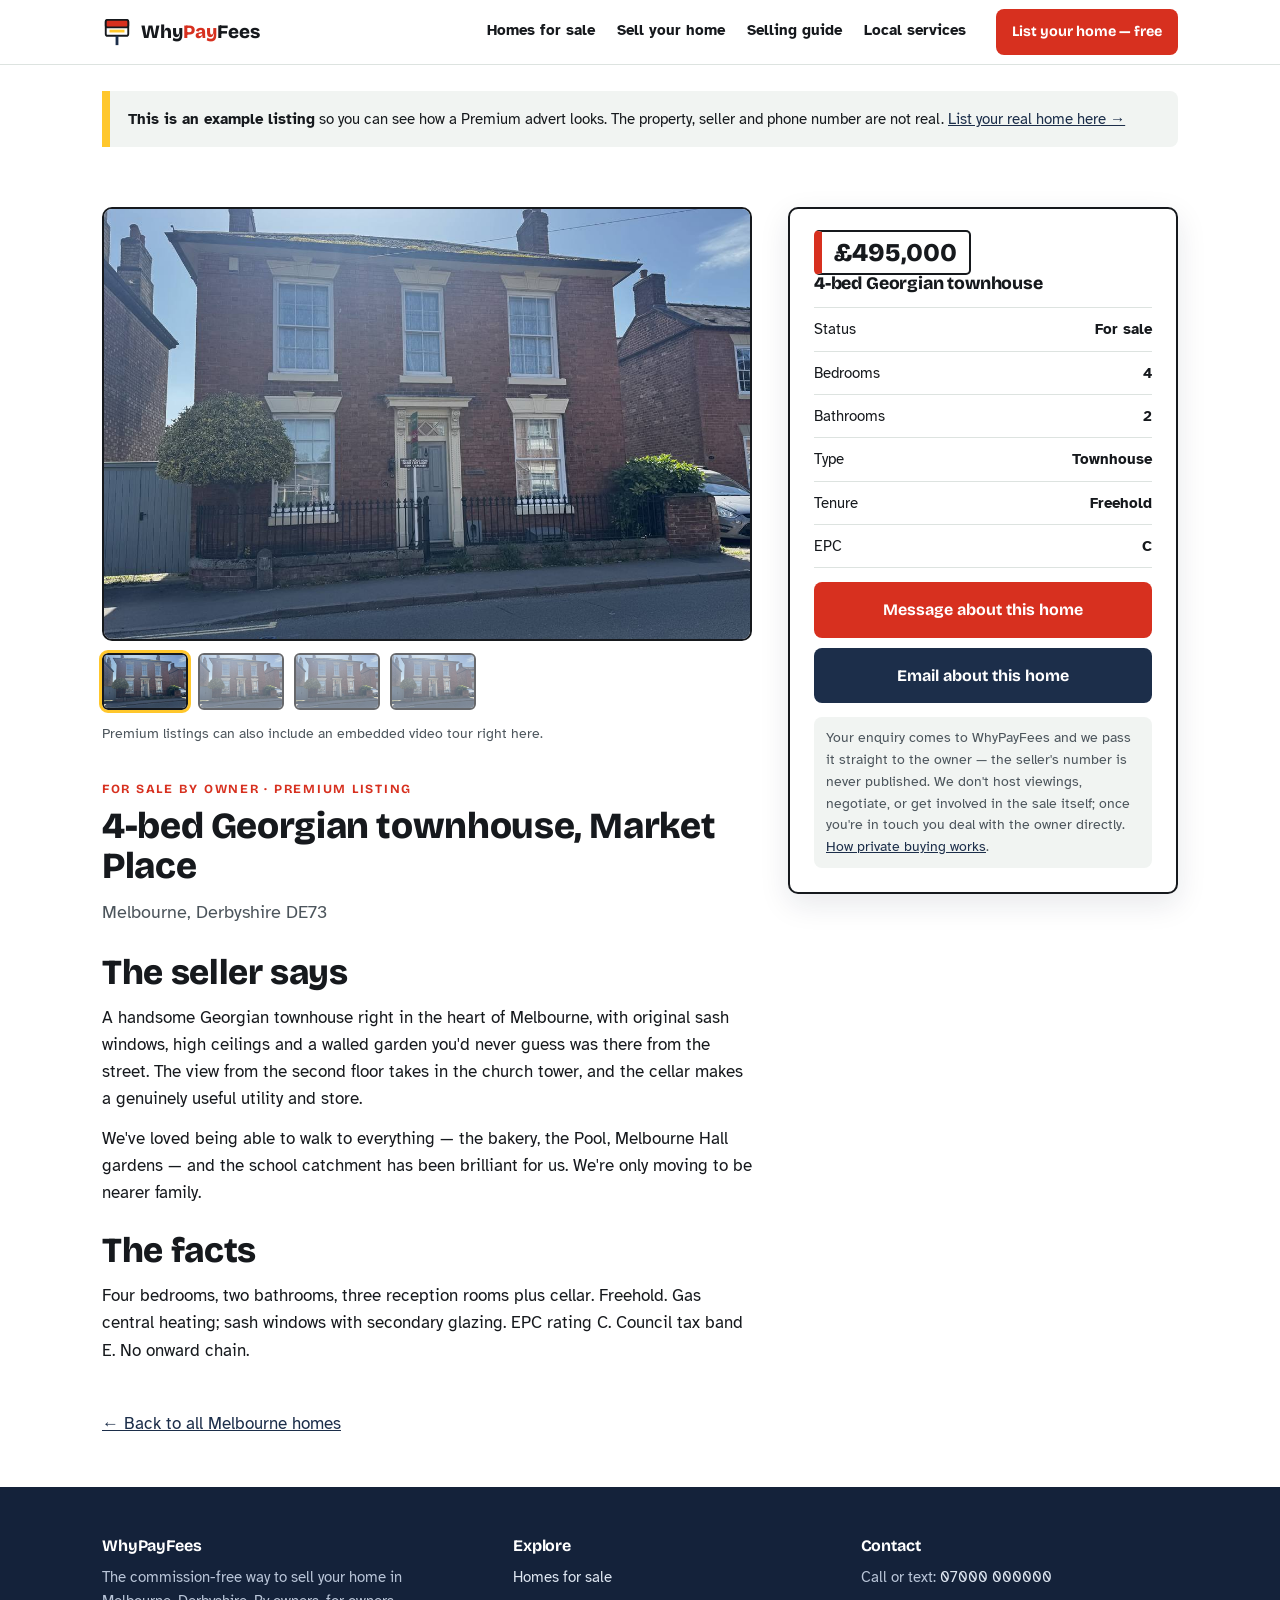
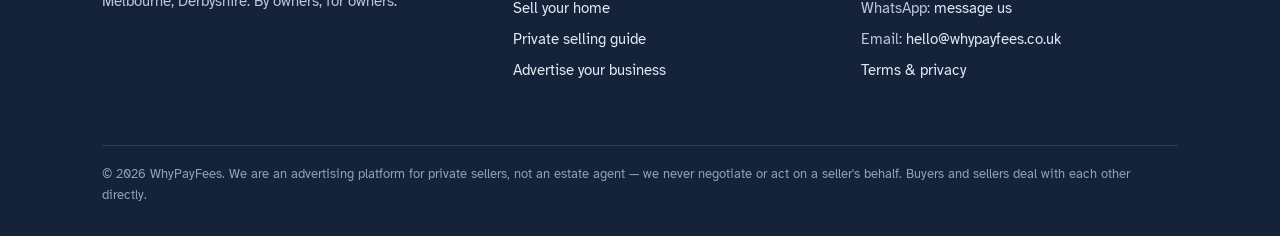
<file: market-place-townhouse.html>
<!DOCTYPE html>
<html lang="en-GB">
<head>
<meta charset="UTF-8">
<meta name="viewport" content="width=device-width, initial-scale=1.0">
<title>EXAMPLE: 4-Bed Georgian Townhouse, Market Place, Melbourne — £495,000 | WhyPayFees</title>
<meta name="description" content="Example listing showing how a Premium advert looks on WhyPayFees: a 4-bed Georgian townhouse on Market Place, Melbourne, Derbyshire, with photo gallery.">
<meta name="robots" content="noindex,follow">
<link rel="icon" type="image/svg+xml" href="favicon.svg">
<link rel="preconnect" href="https://fonts.googleapis.com">
<link rel="preconnect" href="https://fonts.gstatic.com" crossorigin>
<link href="https://fonts.googleapis.com/css2?family=Atkinson+Hyperlegible:ital,wght@0,400;0,700;1,400&family=Bricolage+Grotesque:opsz,wght@12..96,400;12..96,700;12..96,800&display=swap" rel="stylesheet">
<link rel="stylesheet" href="css/style.css">
</head>
<body>

<header>
  <div class="wrap nav">
    <a class="logo" href="index.html" aria-label="WhyPayFees home">
      <svg width="30" height="30" viewBox="0 0 64 64" aria-hidden="true"><rect x="8" y="6" width="48" height="34" rx="4" fill="#fff" stroke="#16191d" stroke-width="4"/><rect x="8" y="6" width="48" height="16" rx="4" fill="#d7301f" stroke="#16191d" stroke-width="4"/><rect x="29" y="40" width="6" height="20" fill="#1c2e4a"/><rect x="16" y="27" width="32" height="6" fill="#ffc72c"/></svg>
      <span>Why<em>Pay</em>Fees</span>
    </a>
    <nav class="nav-links" aria-label="Main">
      <a href="index.html#homes">Homes for sale</a>
      <a href="sell.html">Sell your home</a>
      <a href="guide.html">Selling guide</a>
      <a href="advertise.html">Local services</a>
    </nav>
    <a class="btn btn-red small nav-cta" href="sell.html">List your home — free</a>
  </div>
</header>

<main>
<div class="wrap">

  <div class="notice" style="margin-top:26px"><strong>This is an example listing</strong> so you can see how a Premium advert looks. The property, seller and phone number are not real. <a href="sell.html">List your real home here →</a></div>

  <div class="detail">
    <div>
      <div class="gallery-main">
        <img id="galleryMain" src="market-place.jpg" alt="Front of 4-bed Georgian townhouse on Market Place, Melbourne">
      </div>
      <div class="thumbs">
        <button class="on" data-src="market-place.jpg" aria-label="Photo 1: front elevation"><img src="market-place.jpg" alt=""></button>
        <button data-src="market-place.jpg" aria-label="Photo 2: kitchen"><img src="market-place.jpg" alt=""></button>
        <button data-src="market-place.jpg" aria-label="Photo 3: garden"><img src="market-place.jpg" alt=""></button>
        <button data-src="market-place.jpg" aria-label="Photo 4: master bedroom"><img src="market-place.jpg" alt=""></button>
      </div>
      <p style="margin-top:12px;color:var(--slate);font-size:.9rem">Premium listings can also include an embedded video tour right here.</p>

      <div class="desc">
        <span class="eyebrow">For sale by owner · Premium listing</span>
        <h1 style="font-size:clamp(1.7rem,3.5vw,2.3rem)">4-bed Georgian townhouse, Market Place</h1>
        <p class="lede">Melbourne, Derbyshire DE73</p>
        <h2>The seller says</h2>
        <p>A handsome Georgian townhouse right in the heart of Melbourne, with original sash windows, high ceilings and a walled garden you'd never guess was there from the street. The view from the second floor takes in the church tower, and the cellar makes a genuinely useful utility and store.</p>
        <p>We've loved being able to walk to everything — the bakery, the Pool, Melbourne Hall gardens — and the school catchment has been brilliant for us. We're only moving to be nearer family.</p>
        <h2>The facts</h2>
        <p>Four bedrooms, two bathrooms, three reception rooms plus cellar. Freehold. Gas central heating; sash windows with secondary glazing. EPC rating C. Council tax band E. No onward chain.</p>
      </div>
    </div>

    <aside class="panel">
      <span class="price-tag">£495,000</span>
      <h2 style="font-size:1.1rem">4-bed Georgian townhouse</h2>
      <ul class="facts">
        <li><span>Status</span><b>For sale</b></li>
        <li><span>Bedrooms</span><b>4</b></li>
        <li><span>Bathrooms</span><b>2</b></li>
        <li><span>Type</span><b>Townhouse</b></li>
        <li><span>Tenure</span><b>Freehold</b></li>
        <li><span>EPC</span><b>C</b></li>
      </ul>
      <a class="btn btn-red" href="https://wa.me/447000000000?text=Hi%2C%20I%27m%20interested%20in%20the%204-bed%20Georgian%20townhouse%20on%20Market%20Place%20%28WhyPayFees%29.%20Is%20it%20still%20available%3F">Message about this home</a>
      <a class="btn btn-navy" href="mailto:mattygerman@gmail.com?subject=Enquiry%3A%204-bed%20townhouse%2C%20Market%20Place&body=Hi%2C%20I%27m%20interested%20in%20the%204-bed%20townhouse%20on%20Market%20Place.%20Please%20could%20you%20pass%20my%20details%20to%20the%20owner.">Email about this home</a>
      <p class="deal-direct">Your enquiry comes to WhyPayFees and we pass it straight to the owner — the seller's number is never published. We don't host viewings, negotiate, or get involved in the sale itself; once you're in touch you deal with the owner directly. <a href="guide.html">How private buying works</a>.</p>
    </aside>
  </div>

  <p style="margin:34px 0 50px"><a href="index.html#homes">← Back to all Melbourne homes</a></p>
</div>
</main>

<footer>
  <div class="wrap">
    <div>
      <h3>WhyPayFees</h3>
      <p style="font-size:.93rem;max-width:32ch">The commission-free way to sell your home in Melbourne, Derbyshire. By owners, for owners.</p>
    </div>
    <div>
      <h3>Explore</h3>
      <ul>
        <li><a href="index.html#homes">Homes for sale</a></li>
        <li><a href="sell.html">Sell your home</a></li>
        <li><a href="guide.html">Private selling guide</a></li>
        <li><a href="advertise.html">Advertise your business</a></li>
      </ul>
    </div>
    <div>
      <h3>Contact</h3>
      <ul>
        <li>Call or text: <a href="tel:07000000000">07000 000000</a></li>
        <li>WhatsApp: <a href="https://wa.me/447000000000">message us</a></li>
        <li>Email: <a href="mailto:hello@whypayfees.co.uk">hello@whypayfees.co.uk</a></li>
        <li><a href="legal.html">Terms &amp; privacy</a></li>
      </ul>
    </div>
    <p class="foot-note">© <span id="year">2026</span> WhyPayFees. We are an advertising platform for private sellers, not an estate agent — we never negotiate or act on a seller's behalf. Buyers and sellers deal with each other directly.</p>
  </div>
</footer>

<script src="js/site.js"></script>
</body>
</html>
</file>
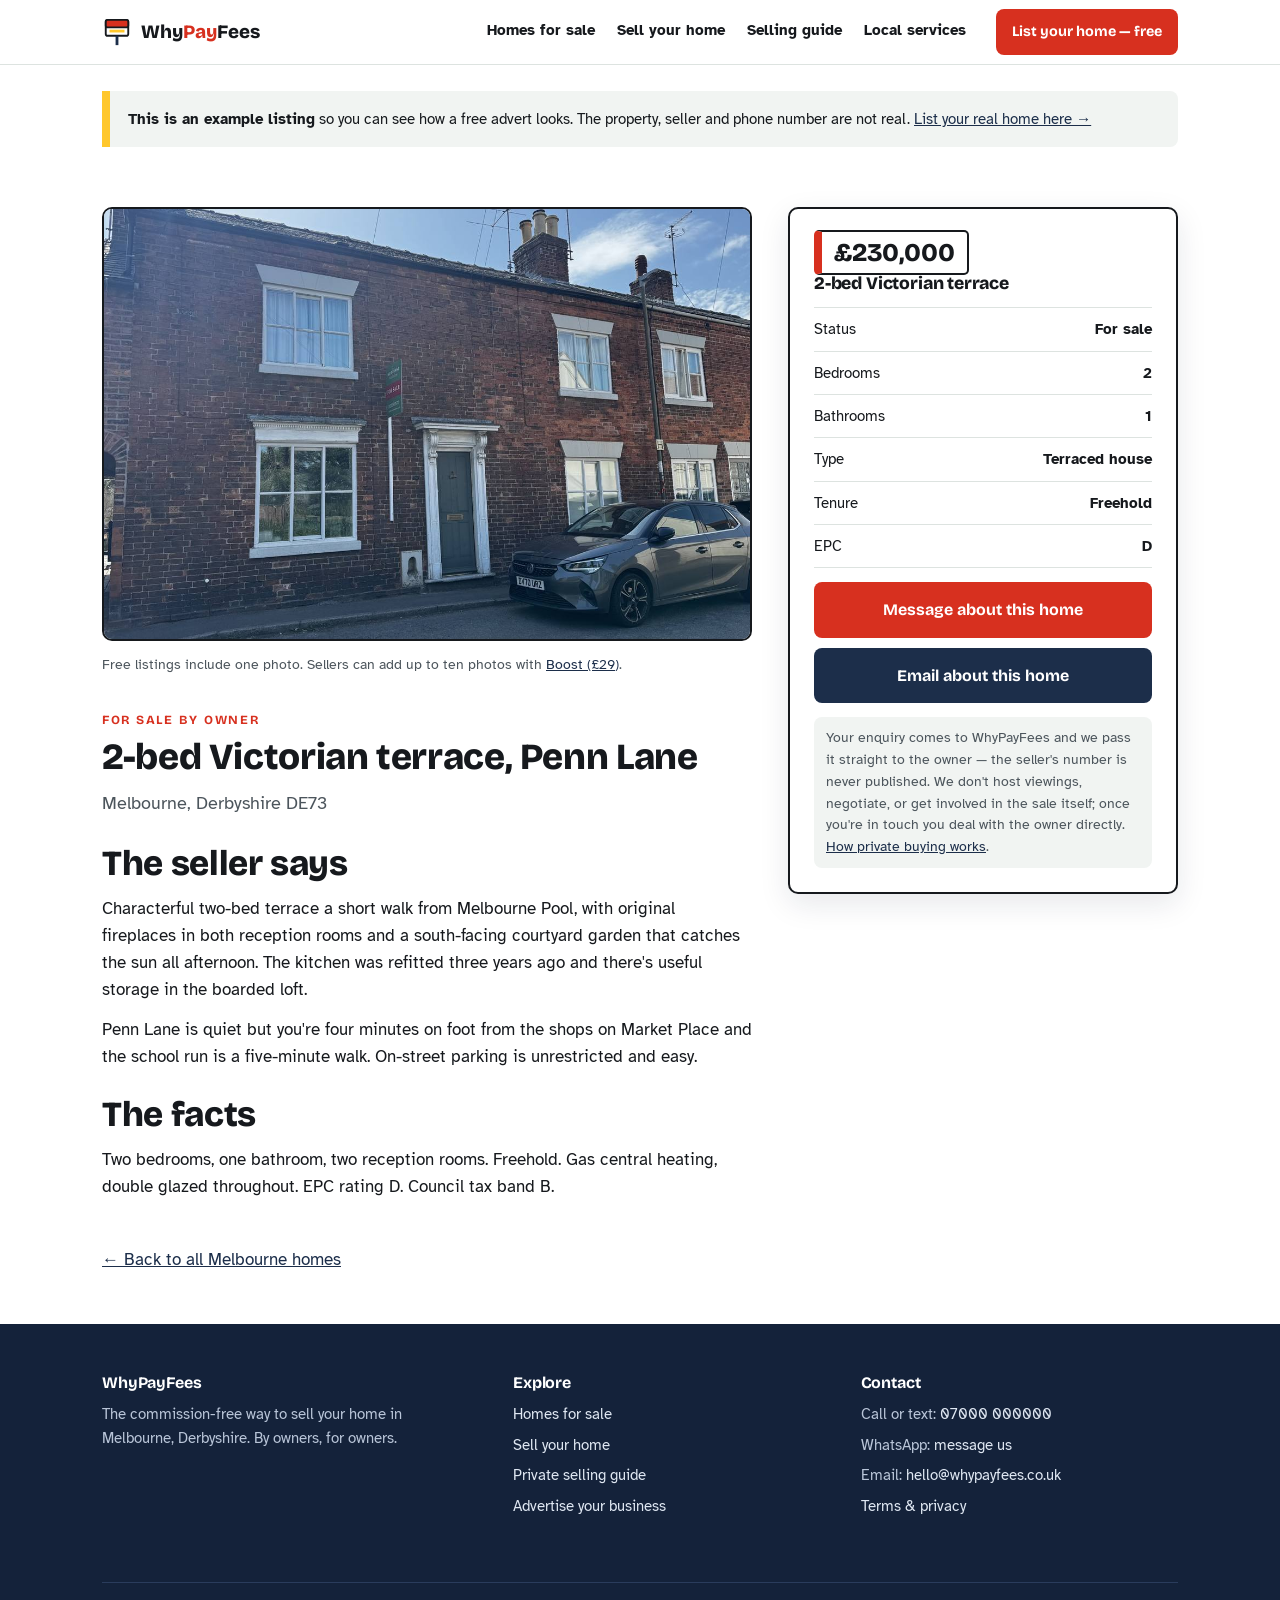
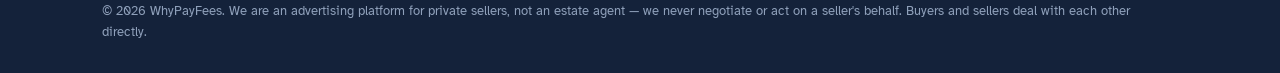
<file: penn-lane-terrace.html>
<!DOCTYPE html>
<html lang="en-GB">
<head>
<meta charset="UTF-8">
<meta name="viewport" content="width=device-width, initial-scale=1.0">
<title>EXAMPLE: 2-Bed Victorian Terrace, Penn Lane, Melbourne — £230,000 | WhyPayFees</title>
<meta name="description" content="Example listing showing how a free advert looks on WhyPayFees: a 2-bed Victorian terrace on Penn Lane, Melbourne, Derbyshire.">
<meta name="robots" content="noindex,follow">
<link rel="icon" type="image/svg+xml" href="favicon.svg">
<link rel="preconnect" href="https://fonts.googleapis.com">
<link rel="preconnect" href="https://fonts.gstatic.com" crossorigin>
<link href="https://fonts.googleapis.com/css2?family=Atkinson+Hyperlegible:ital,wght@0,400;0,700;1,400&family=Bricolage+Grotesque:opsz,wght@12..96,400;12..96,700;12..96,800&display=swap" rel="stylesheet">
<link rel="stylesheet" href="css/style.css">
</head>
<body>

<header>
  <div class="wrap nav">
    <a class="logo" href="index.html" aria-label="WhyPayFees home">
      <svg width="30" height="30" viewBox="0 0 64 64" aria-hidden="true"><rect x="8" y="6" width="48" height="34" rx="4" fill="#fff" stroke="#16191d" stroke-width="4"/><rect x="8" y="6" width="48" height="16" rx="4" fill="#d7301f" stroke="#16191d" stroke-width="4"/><rect x="29" y="40" width="6" height="20" fill="#1c2e4a"/><rect x="16" y="27" width="32" height="6" fill="#ffc72c"/></svg>
      <span>Why<em>Pay</em>Fees</span>
    </a>
    <nav class="nav-links" aria-label="Main">
      <a href="index.html#homes">Homes for sale</a>
      <a href="sell.html">Sell your home</a>
      <a href="guide.html">Selling guide</a>
      <a href="advertise.html">Local services</a>
    </nav>
    <a class="btn btn-red small nav-cta" href="sell.html">List your home — free</a>
  </div>
</header>

<main>
<div class="wrap">

  <div class="notice" style="margin-top:26px"><strong>This is an example listing</strong> so you can see how a free advert looks. The property, seller and phone number are not real. <a href="sell.html">List your real home here →</a></div>

  <div class="detail">
    <div>
      <div class="gallery-main">
        <img id="galleryMain" src="penn-lane.jpg" alt="Front of 2-bed Victorian terrace on Penn Lane, Melbourne">
      </div>
      <p style="margin-top:12px;color:var(--slate);font-size:.9rem">Free listings include one photo. Sellers can add up to ten photos with <a href="sell.html">Boost (£29)</a>.</p>

      <div class="desc">
        <span class="eyebrow">For sale by owner</span>
        <h1 style="font-size:clamp(1.7rem,3.5vw,2.3rem)">2-bed Victorian terrace, Penn Lane</h1>
        <p class="lede">Melbourne, Derbyshire DE73</p>
        <h2>The seller says</h2>
        <p>Characterful two-bed terrace a short walk from Melbourne Pool, with original fireplaces in both reception rooms and a south-facing courtyard garden that catches the sun all afternoon. The kitchen was refitted three years ago and there's useful storage in the boarded loft.</p>
        <p>Penn Lane is quiet but you're four minutes on foot from the shops on Market Place and the school run is a five-minute walk. On-street parking is unrestricted and easy.</p>
        <h2>The facts</h2>
        <p>Two bedrooms, one bathroom, two reception rooms. Freehold. Gas central heating, double glazed throughout. EPC rating D. Council tax band B.</p>
      </div>
    </div>

    <aside class="panel">
      <span class="price-tag">£230,000</span>
      <h2 style="font-size:1.1rem">2-bed Victorian terrace</h2>
      <ul class="facts">
        <li><span>Status</span><b>For sale</b></li>
        <li><span>Bedrooms</span><b>2</b></li>
        <li><span>Bathrooms</span><b>1</b></li>
        <li><span>Type</span><b>Terraced house</b></li>
        <li><span>Tenure</span><b>Freehold</b></li>
        <li><span>EPC</span><b>D</b></li>
      </ul>
      <a class="btn btn-red" href="https://wa.me/447000000000?text=Hi%2C%20I%27m%20interested%20in%20the%202-bed%20terrace%20on%20Penn%20Lane%20%28WhyPayFees%29.%20Is%20it%20still%20available%3F">Message about this home</a>
      <a class="btn btn-navy" href="mailto:mattygerman@gmail.com?subject=Enquiry%3A%202-bed%20terrace%2C%20Penn%20Lane&body=Hi%2C%20I%27m%20interested%20in%20the%202-bed%20terrace%20on%20Penn%20Lane.%20Please%20could%20you%20pass%20my%20details%20to%20the%20owner.">Email about this home</a>
      <p class="deal-direct">Your enquiry comes to WhyPayFees and we pass it straight to the owner — the seller's number is never published. We don't host viewings, negotiate, or get involved in the sale itself; once you're in touch you deal with the owner directly. <a href="guide.html">How private buying works</a>.</p>
    </aside>
  </div>

  <p style="margin:34px 0 50px"><a href="index.html#homes">← Back to all Melbourne homes</a></p>
</div>
</main>

<footer>
  <div class="wrap">
    <div>
      <h3>WhyPayFees</h3>
      <p style="font-size:.93rem;max-width:32ch">The commission-free way to sell your home in Melbourne, Derbyshire. By owners, for owners.</p>
    </div>
    <div>
      <h3>Explore</h3>
      <ul>
        <li><a href="index.html#homes">Homes for sale</a></li>
        <li><a href="sell.html">Sell your home</a></li>
        <li><a href="guide.html">Private selling guide</a></li>
        <li><a href="advertise.html">Advertise your business</a></li>
      </ul>
    </div>
    <div>
      <h3>Contact</h3>
      <ul>
        <li>Call or text: <a href="tel:07000000000">07000 000000</a></li>
        <li>WhatsApp: <a href="https://wa.me/447000000000">message us</a></li>
        <li>Email: <a href="mailto:hello@whypayfees.co.uk">hello@whypayfees.co.uk</a></li>
        <li><a href="legal.html">Terms &amp; privacy</a></li>
      </ul>
    </div>
    <p class="foot-note">© <span id="year">2026</span> WhyPayFees. We are an advertising platform for private sellers, not an estate agent — we never negotiate or act on a seller's behalf. Buyers and sellers deal with each other directly.</p>
  </div>
</footer>

<script src="js/site.js"></script>
</body>
</html>
</file>
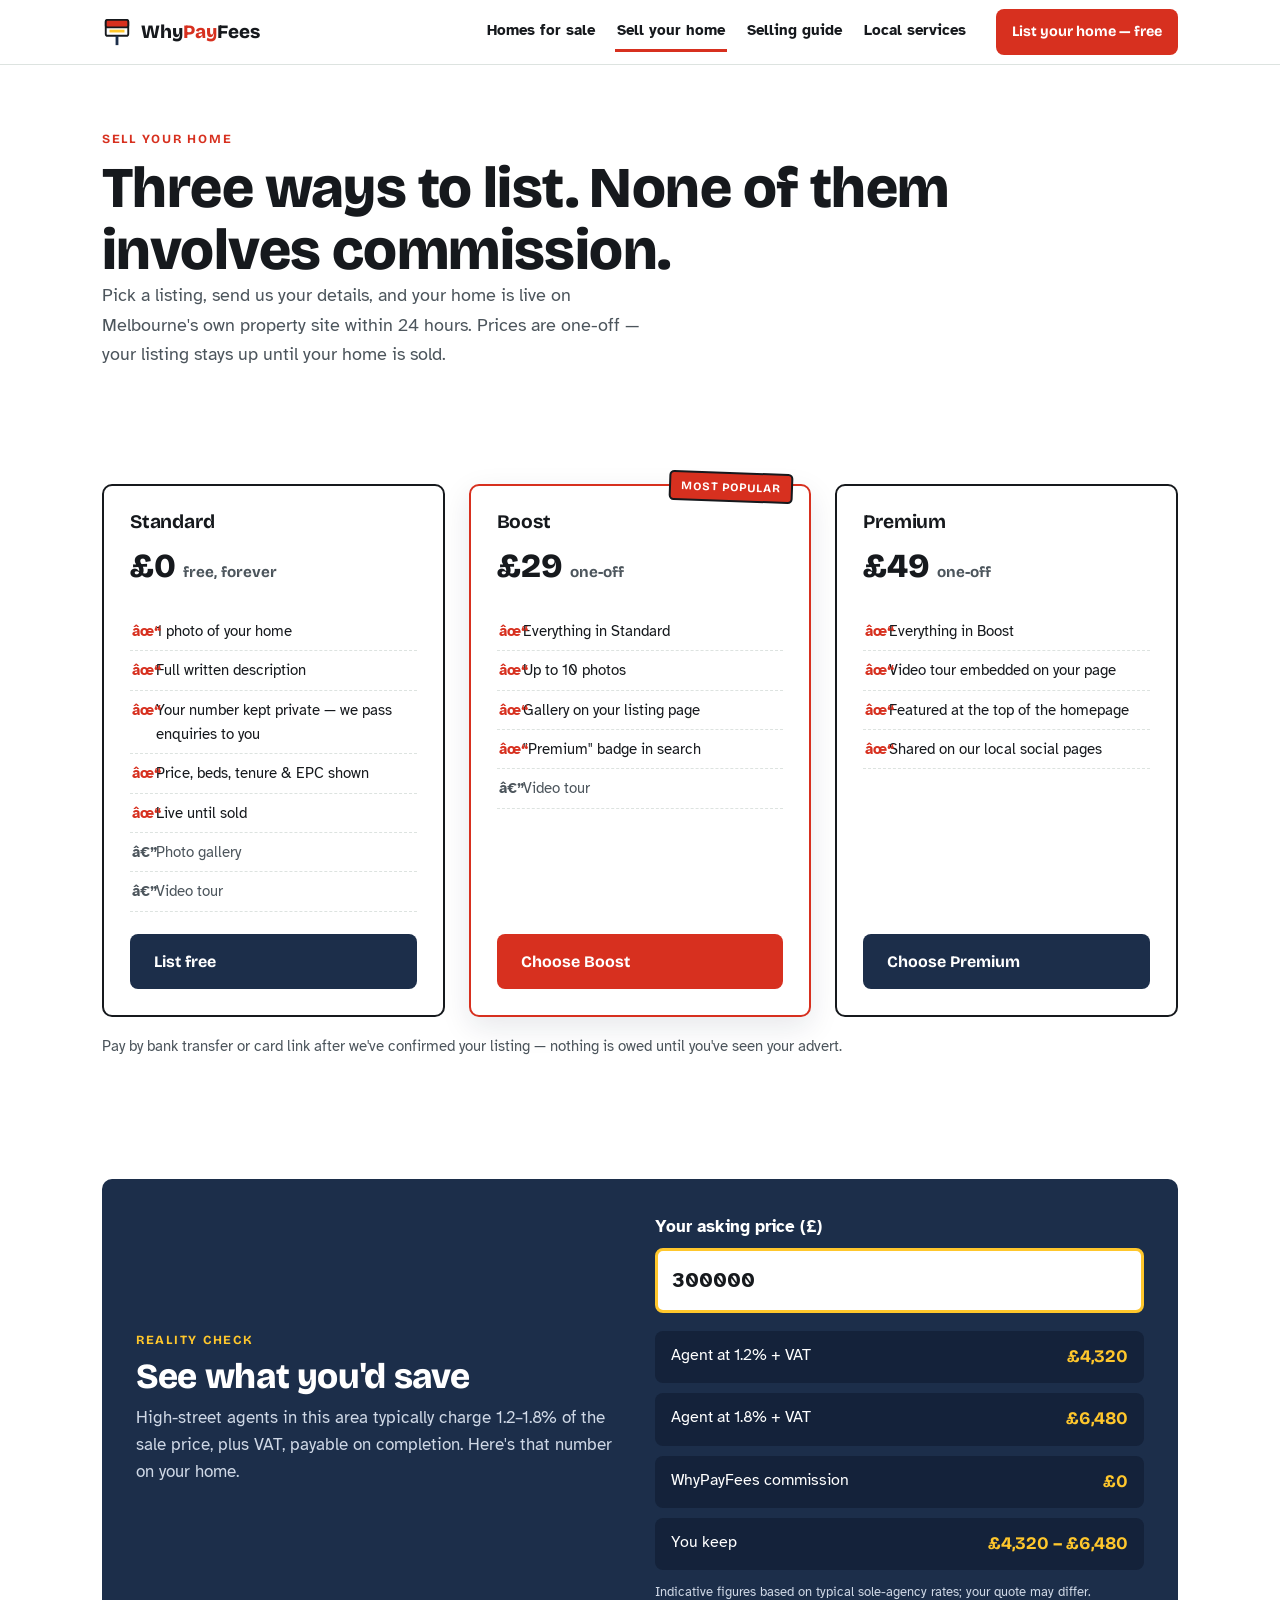
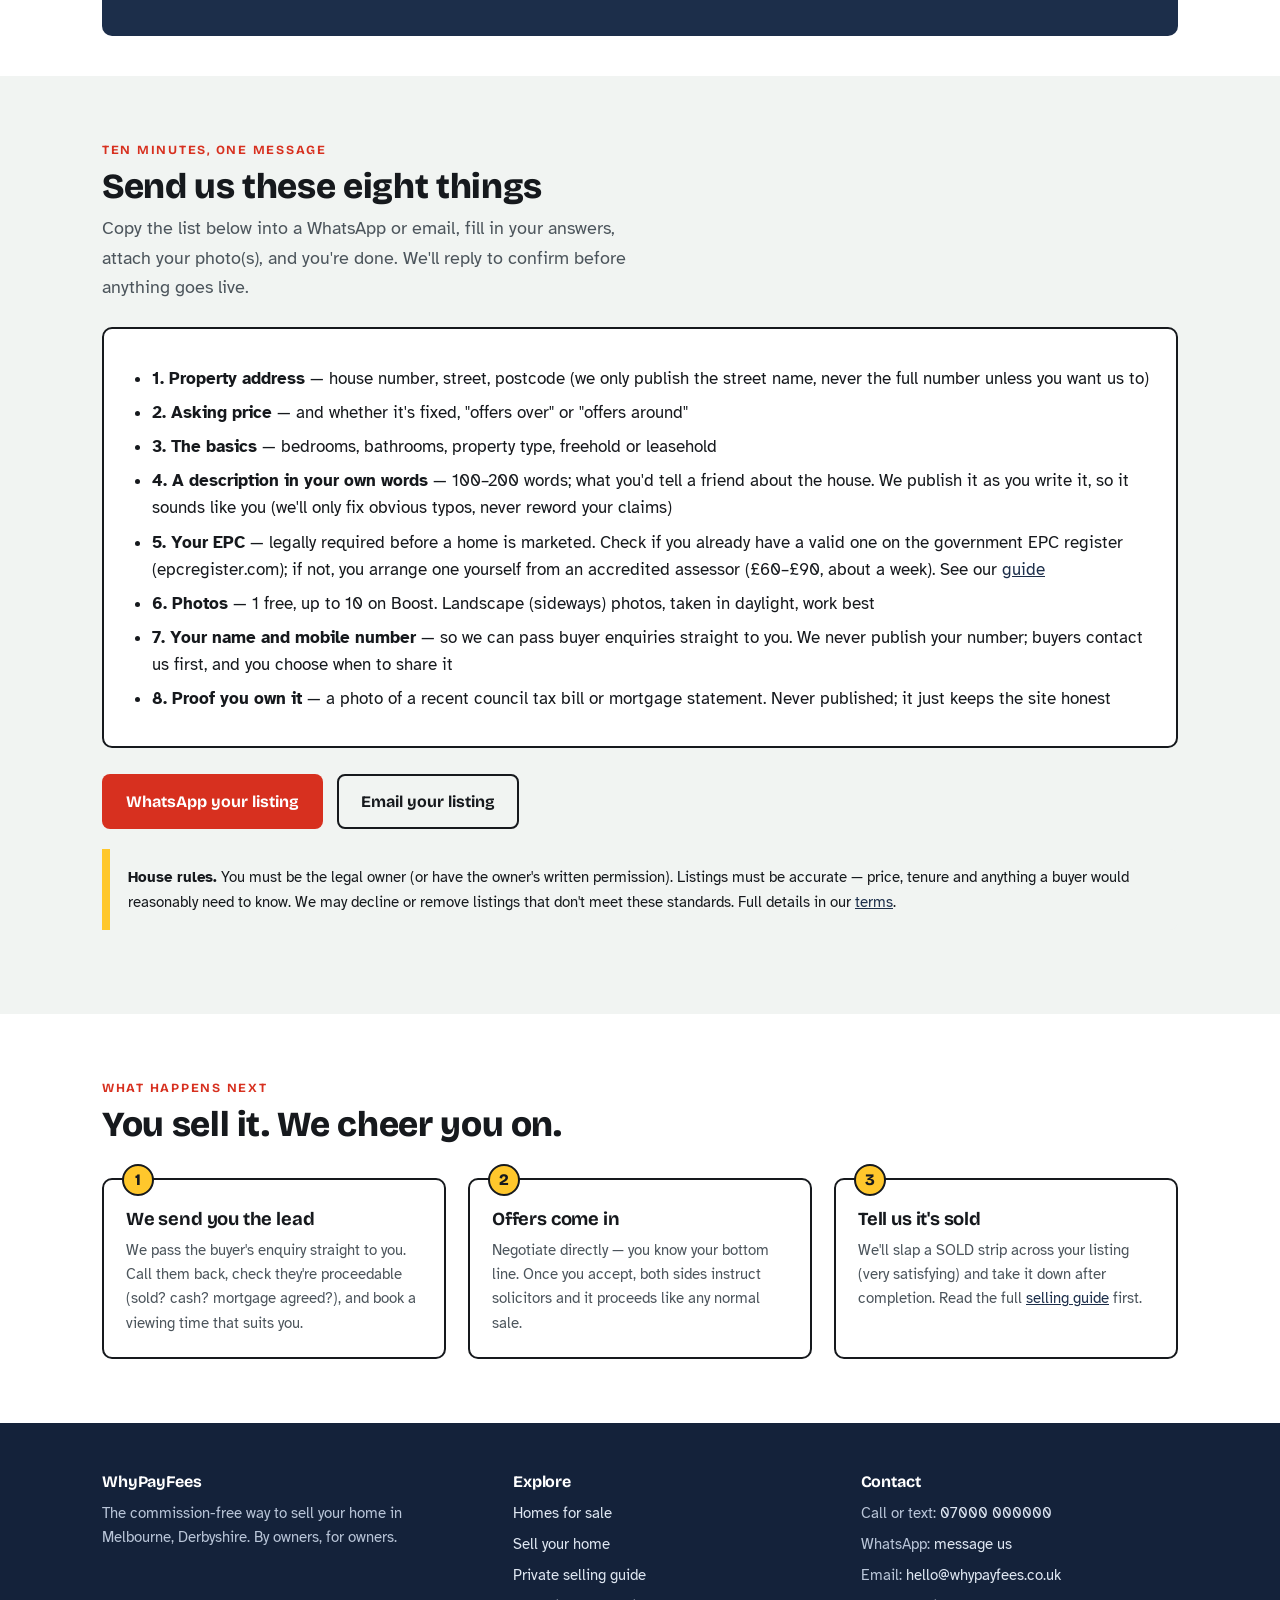
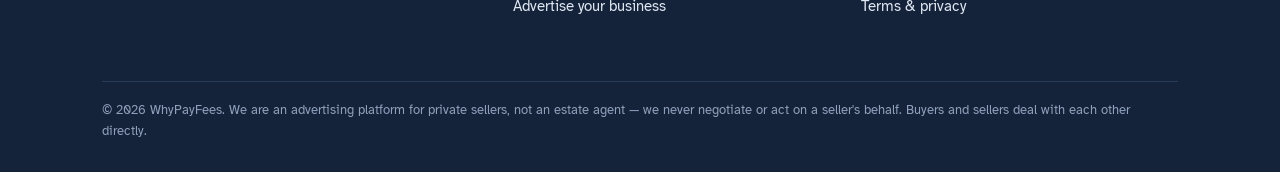
<file: sell.html>
<!DOCTYPE html>
<html lang="en-GB">
<head>
<meta charset="UTF-8">
<meta name="viewport" content="width=device-width, initial-scale=1.0">
<title>List Your Home Free — Sell Your House Privately in Melbourne | WhyPayFees</title>
<meta name="description" content="List your Melbourne, Derbyshire home for free with no estate agent and no commission. Upgrades from £29 for extra photos and video tours. Live within 24 hours.">
<link rel="canonical" href="https://whypayfees.co.uk/sell.html">
<link rel="icon" type="image/svg+xml" href="favicon.svg">
<link rel="preconnect" href="https://fonts.googleapis.com">
<link rel="preconnect" href="https://fonts.gstatic.com" crossorigin>
<link href="https://fonts.googleapis.com/css2?family=Atkinson+Hyperlegible:ital,wght@0,400;0,700;1,400&family=Bricolage+Grotesque:opsz,wght@12..96,400;12..96,700;12..96,800&display=swap" rel="stylesheet">
<link rel="stylesheet" href="css/style.css">
</head>
<body>

<header>
  <div class="wrap nav">
    <a class="logo" href="index.html" aria-label="WhyPayFees home">
      <svg width="30" height="30" viewBox="0 0 64 64" aria-hidden="true"><rect x="8" y="6" width="48" height="34" rx="4" fill="#fff" stroke="#16191d" stroke-width="4"/><rect x="8" y="6" width="48" height="16" rx="4" fill="#d7301f" stroke="#16191d" stroke-width="4"/><rect x="29" y="40" width="6" height="20" fill="#1c2e4a"/><rect x="16" y="27" width="32" height="6" fill="#ffc72c"/></svg>
      <span>Why<em>Pay</em>Fees</span>
    </a>
    <nav class="nav-links" aria-label="Main">
      <a href="index.html#homes">Homes for sale</a>
      <a href="sell.html" class="active">Sell your home</a>
      <a href="guide.html">Selling guide</a>
      <a href="advertise.html">Local services</a>
    </nav>
    <a class="btn btn-red small nav-cta" href="#send">List your home — free</a>
  </div>
</header>

<main>

<section class="tight" style="padding-top:64px">
  <div class="wrap">
    <span class="eyebrow">Sell your home</span>
    <h1>Three ways to list. None of them involves commission.</h1>
    <p class="lede">Pick a listing, send us your details, and your home is live on Melbourne's own property site within 24 hours. Prices are one-off — your listing stays up until your home is sold.</p>
  </div>
</section>

<!-- ============ PRICING ============ -->
<section class="tight">
  <div class="wrap">
    <div class="tiers">
      <div class="tier">
        <h3>Standard</h3>
        <p class="amount">£0 <small>free, forever</small></p>
        <ul>
          <li>1 photo of your home</li>
          <li>Full written description</li>
          <li>Your number kept private — we pass enquiries to you</li>
          <li>Price, beds, tenure &amp; EPC shown</li>
          <li>Live until sold</li>
          <li class="no">Photo gallery</li>
          <li class="no">Video tour</li>
        </ul>
        <a class="btn btn-navy" href="#send">List free</a>
      </div>
      <div class="tier featured">
        <span class="flag">Most popular</span>
        <h3>Boost</h3>
        <p class="amount">£29 <small>one-off</small></p>
        <ul>
          <li>Everything in Standard</li>
          <li>Up to 10 photos</li>
          <li>Gallery on your listing page</li>
          <li>"Premium" badge in search</li>
          <li class="no">Video tour</li>
        </ul>
        <!-- TODO: when your Stripe Payment Link is ready, change this href to it -->
        <a class="btn btn-red" href="#send">Choose Boost</a>
      </div>
      <div class="tier">
        <h3>Premium</h3>
        <p class="amount">£49 <small>one-off</small></p>
        <ul>
          <li>Everything in Boost</li>
          <li>Video tour embedded on your page</li>
          <li>Featured at the top of the homepage</li>
          <li>Shared on our local social pages</li>
        </ul>
        <!-- TODO: when your Stripe Payment Link is ready, change this href to it -->
        <a class="btn btn-navy" href="#send">Choose Premium</a>
      </div>
    </div>
    <p style="margin-top:18px;color:var(--slate);font-size:.92rem">Pay by bank transfer or card link after we've confirmed your listing — nothing is owed until you've seen your advert.</p>
  </div>
</section>

<!-- ============ CALCULATOR ============ -->
<section class="tight">
  <div class="wrap">
    <div class="calc">
      <div>
        <span class="eyebrow" style="color:var(--sun)">Reality check</span>
        <h2>See what you'd save</h2>
        <p>High-street agents in this area typically charge 1.2–1.8% of the sale price, plus VAT, payable on completion. Here's that number on your home.</p>
      </div>
      <div class="calc-io">
        <label for="calcPrice">Your asking price (£)</label>
        <input id="calcPrice" type="text" inputmode="numeric" value="300000">
        <div class="calc-results">
          <div><span>Agent at 1.2% + VAT</span><b id="calcLow">£0</b></div>
          <div><span>Agent at 1.8% + VAT</span><b id="calcHigh">£0</b></div>
          <div><span>WhyPayFees commission</span><b id="calcOurs">£0</b></div>
          <div><span>You keep</span><b id="calcSave">£0</b></div>
        </div>
        <p class="calc-note">Indicative figures based on typical sole-agency rates; your quote may differ.</p>
      </div>
    </div>
  </div>
</section>

<!-- ============ WHAT TO SEND ============ -->
<section class="alt" id="send">
  <div class="wrap">
    <span class="eyebrow">Ten minutes, one message</span>
    <h2>Send us these eight things</h2>
    <p class="lede">Copy the list below into a WhatsApp or email, fill in your answers, attach your photo(s), and you're done. We'll reply to confirm before anything goes live.</p>

    <div class="check-card">
      <ul>
        <li><strong>1. Property address</strong> — house number, street, postcode (we only publish the street name, never the full number unless you want us to)</li>
        <li><strong>2. Asking price</strong> — and whether it's fixed, "offers over" or "offers around"</li>
        <li><strong>3. The basics</strong> — bedrooms, bathrooms, property type, freehold or leasehold</li>
        <li><strong>4. A description in your own words</strong> — 100–200 words; what you'd tell a friend about the house. We publish it as you write it, so it sounds like you (we'll only fix obvious typos, never reword your claims)</li>
        <li><strong>5. Your EPC</strong> — legally required before a home is marketed. Check if you already have a valid one on the government EPC register (epcregister.com); if not, you arrange one yourself from an accredited assessor (£60–£90, about a week). See our <a href="guide.html">guide</a></li>
        <li><strong>6. Photos</strong> — 1 free, up to 10 on Boost. Landscape (sideways) photos, taken in daylight, work best</li>
        <li><strong>7. Your name and mobile number</strong> — so we can pass buyer enquiries straight to you. We never publish your number; buyers contact us first, and you choose when to share it</li>
        <li><strong>8. Proof you own it</strong> — a photo of a recent council tax bill or mortgage statement. Never published; it just keeps the site honest</li>
      </ul>
    </div>

    <div class="btn-row">
      <!-- TODO: replace 447000000000 with your own number in international format -->
      <a class="btn btn-red" href="https://wa.me/447000000000?text=Hi%2C%20I%27d%20like%20to%20list%20my%20home%20on%20WhyPayFees.%0A1.%20Address%3A%20%0A2.%20Asking%20price%3A%20%0A3.%20Beds%2Fbaths%2Ftype%2Ftenure%3A%20%0A4.%20Description%3A%20%0A5.%20EPC%20rating%3A%20%0A6.%20Photos%3A%20attached%0A7.%20Name%20%26%20mobile%3A%20%0A8.%20Proof%20of%20ownership%3A%20attached">WhatsApp your listing</a>
      <a class="btn btn-ghost" href="mailto:hello@whypayfees.co.uk?subject=New%20listing%20on%20WhyPayFees&body=1.%20Address%3A%0A2.%20Asking%20price%3A%0A3.%20Beds%2Fbaths%2Ftype%2Ftenure%3A%0A4.%20Description%3A%0A5.%20EPC%20rating%3A%0A6.%20Photos%3A%20attached%0A7.%20Name%20%26%20mobile%3A%0A8.%20Proof%20of%20ownership%3A%20attached">Email your listing</a>
    </div>

    <div class="notice">
      <strong>House rules.</strong> You must be the legal owner (or have the owner's written permission). Listings must be accurate — price, tenure and anything a buyer would reasonably need to know. We may decline or remove listings that don't meet these standards. Full details in our <a href="legal.html">terms</a>.
    </div>
  </div>
</section>

<!-- ============ AFTER YOU LIST ============ -->
<section>
  <div class="wrap">
    <span class="eyebrow">What happens next</span>
    <h2>You sell it. We cheer you on.</h2>
    <div class="steps" style="grid-template-columns:repeat(3,1fr)">
      <div class="step"><b class="num">1</b><h3>We send you the lead</h3><p>We pass the buyer's enquiry straight to you. Call them back, check they're proceedable (sold? cash? mortgage agreed?), and book a viewing time that suits you.</p></div>
      <div class="step"><b class="num">2</b><h3>Offers come in</h3><p>Negotiate directly — you know your bottom line. Once you accept, both sides instruct solicitors and it proceeds like any normal sale.</p></div>
      <div class="step"><b class="num">3</b><h3>Tell us it's sold</h3><p>We'll slap a SOLD strip across your listing (very satisfying) and take it down after completion. Read the full <a href="guide.html">selling guide</a> first.</p></div>
    </div>
  </div>
</section>

</main>

<footer>
  <div class="wrap">
    <div>
      <h3>WhyPayFees</h3>
      <p style="font-size:.93rem;max-width:32ch">The commission-free way to sell your home in Melbourne, Derbyshire. By owners, for owners.</p>
    </div>
    <div>
      <h3>Explore</h3>
      <ul>
        <li><a href="index.html#homes">Homes for sale</a></li>
        <li><a href="sell.html">Sell your home</a></li>
        <li><a href="guide.html">Private selling guide</a></li>
        <li><a href="advertise.html">Advertise your business</a></li>
      </ul>
    </div>
    <div>
      <h3>Contact</h3>
      <ul>
        <li>Call or text: <a href="tel:07000000000">07000 000000</a></li>
        <li>WhatsApp: <a href="https://wa.me/447000000000">message us</a></li>
        <li>Email: <a href="mailto:hello@whypayfees.co.uk">hello@whypayfees.co.uk</a></li>
        <li><a href="legal.html">Terms &amp; privacy</a></li>
      </ul>
    </div>
    <p class="foot-note">© <span id="year">2026</span> WhyPayFees. We are an advertising platform for private sellers, not an estate agent — we never negotiate or act on a seller's behalf. Buyers and sellers deal with each other directly.</p>
  </div>
</footer>

<script src="js/listings.js"></script>
<script src="js/site.js"></script>
</body>
</html>
</file>
<file: css/style.css>
/* ============================================================
   WhyPayFees â€” Melbourne, Derbyshire
   Design language: the British "FOR SALE" board, reclaimed.
   Palette: board white, signal red, signpost navy, sticker yellow.
   Type: Bricolage Grotesque (display) + Atkinson Hyperlegible (body)
   ============================================================ */

:root{
  --paper:#ffffff;
  --mist:#f1f4f2;
  --ink:#16191d;
  --slate:#4c555c;
  --board-red:#d7301f;
  --board-red-dark:#b2271a;
  --navy:#1c2e4a;
  --navy-deep:#14223a;
  --sun:#ffc72c;
  --line:#dde3e0;
  --radius:10px;
  --shadow:0 10px 30px rgba(20,34,58,.10);
  --maxw:1120px;
}

*{box-sizing:border-box;margin:0;padding:0}
html{scroll-behavior:smooth}
body{
  font-family:"Atkinson Hyperlegible",Arial,Helvetica,sans-serif;
  font-size:17px;line-height:1.6;color:var(--ink);background:var(--paper);
  -webkit-font-smoothing:antialiased;
}
img{max-width:100%;display:block}
a{color:var(--navy)}
:focus-visible{outline:3px solid var(--sun);outline-offset:2px;border-radius:4px}

h1,h2,h3,.display{
  font-family:"Bricolage Grotesque","Arial Black",Arial,sans-serif;
  line-height:1.08;letter-spacing:-.01em;color:var(--ink);
}
h1{font-size:clamp(2.3rem,5.4vw,3.6rem);font-weight:800}
h2{font-size:clamp(1.6rem,3.4vw,2.2rem);font-weight:800;margin-bottom:.5rem}
h3{font-size:1.15rem;font-weight:700}
.eyebrow{
  font-family:"Bricolage Grotesque",Arial,sans-serif;font-weight:700;
  text-transform:uppercase;letter-spacing:.14em;font-size:.78rem;color:var(--board-red);
  display:block;margin-bottom:.5rem;
}
.lede{font-size:1.15rem;color:var(--slate);max-width:46ch}
.center{text-align:center}
.center .lede{margin:0 auto}

.wrap{max-width:var(--maxw);margin:0 auto;padding:0 22px}
section{padding:64px 0}
section.tight{padding:40px 0}
.alt{background:var(--mist)}

/* ---------- Header ---------- */
header{
  position:sticky;top:0;z-index:50;background:var(--paper);
  border-bottom:1px solid var(--line);
}
.nav{display:flex;align-items:center;gap:22px;min-height:64px}
.logo{
  display:flex;align-items:center;gap:9px;text-decoration:none;color:var(--ink);
  font-family:"Bricolage Grotesque",Arial,sans-serif;font-weight:800;font-size:1.18rem;
}
.logo svg{flex:0 0 auto}
.logo span em{color:var(--board-red);font-style:normal}
.nav-links{display:flex;gap:18px;margin-left:auto;flex-wrap:wrap}
.nav-links a{
  text-decoration:none;color:var(--ink);font-weight:700;font-size:.95rem;padding:6px 2px;
  border-bottom:3px solid transparent;
}
.nav-links a:hover{border-bottom-color:var(--sun)}
.nav-links a.active{border-bottom-color:var(--board-red)}
.nav-cta{margin-left:6px}

/* ---------- Buttons ---------- */
.btn{
  display:inline-block;font-family:"Bricolage Grotesque",Arial,sans-serif;font-weight:700;
  font-size:1rem;text-decoration:none;border-radius:8px;padding:13px 22px;cursor:pointer;
  border:2px solid transparent;transition:transform .12s ease,background .12s ease;
}
.btn:active{transform:translateY(1px)}
.btn-red{background:var(--board-red);color:#fff}
.btn-red:hover{background:var(--board-red-dark)}
.btn-navy{background:var(--navy);color:#fff}
.btn-navy:hover{background:var(--navy-deep)}
.btn-ghost{background:transparent;color:var(--ink);border-color:var(--ink)}
.btn-ghost:hover{background:var(--ink);color:#fff}
.btn-row{display:flex;gap:14px;flex-wrap:wrap;margin-top:26px}
.btn.small{padding:9px 14px;font-size:.9rem}

/* ---------- Hero + the board (signature) ---------- */
.hero{padding:72px 0 0;overflow:hidden}
.hero .wrap{display:grid;grid-template-columns:1.15fr .85fr;gap:40px;align-items:center}
.hero-copy p.lede{margin-top:16px}
.hero-points{margin-top:22px;color:var(--slate);font-size:.98rem}
.hero-points strong{color:var(--ink)}

.board-scene{position:relative;display:flex;justify-content:center;align-items:flex-end;min-height:380px}
.board{
  position:relative;width:300px;background:#fff;border:3px solid var(--ink);
  border-radius:6px;box-shadow:var(--shadow);transform:rotate(-2deg);
  transform-origin:top center;animation:settle 1.6s ease-out both;
}
.board-band{
  background:var(--board-red);color:#fff;text-align:center;padding:14px 10px 12px;
  font-family:"Bricolage Grotesque",Arial,sans-serif;font-weight:800;font-size:2rem;
  letter-spacing:.04em;border-bottom:3px solid var(--ink);
}
.board-mid{
  text-align:center;padding:16px 12px;font-family:"Bricolage Grotesque",Arial,sans-serif;
  font-weight:800;font-size:1.35rem;color:var(--navy);letter-spacing:.06em;
}
.board-foot{
  text-align:center;border-top:3px solid var(--ink);padding:10px;
  font-weight:700;font-size:.95rem;color:var(--ink);background:var(--mist);
}
.board-sticker{
  position:absolute;top:46%;left:-14%;background:var(--sun);color:var(--ink);
  font-family:"Bricolage Grotesque",Arial,sans-serif;font-weight:800;font-size:1.05rem;
  padding:8px 18px;transform:rotate(-9deg);border:3px solid var(--ink);border-radius:4px;
  box-shadow:0 6px 14px rgba(0,0,0,.15);
}
.post{width:14px;height:150px;background:var(--navy);margin:0 auto;border-radius:0 0 4px 4px}
.grass{
  position:absolute;left:0;right:0;bottom:0;height:26px;border-radius:60px 60px 0 0;
  background:linear-gradient(180deg,#2f7a4d,#256340);
}
@keyframes settle{
  0%{transform:rotate(-7deg)}40%{transform:rotate(1.5deg)}70%{transform:rotate(-3deg)}100%{transform:rotate(-2deg)}
}

/* ---------- Ticker strip ---------- */
.strip{
  background:var(--navy);color:#fff;padding:13px 0;margin-top:0;
}
.strip .wrap{display:flex;gap:30px;justify-content:center;flex-wrap:wrap;
  font-family:"Bricolage Grotesque",Arial,sans-serif;font-weight:700;font-size:.92rem;letter-spacing:.05em}
.strip span::before{content:"\25A0";color:var(--sun);margin-right:9px;font-size:.7rem;vertical-align:2px}

/* ---------- Steps ---------- */
.steps{display:grid;grid-template-columns:repeat(4,1fr);gap:22px;margin-top:34px}
.step{background:#fff;border:2px solid var(--ink);border-radius:var(--radius);padding:22px;position:relative}
.step b.num{
  position:absolute;top:-16px;left:18px;background:var(--sun);border:2px solid var(--ink);
  font-family:"Bricolage Grotesque",Arial,sans-serif;font-weight:800;
  width:32px;height:32px;border-radius:50%;display:grid;place-items:center;font-size:1rem;
}
.step h3{margin:8px 0 8px}
.step p{font-size:.95rem;color:var(--slate)}

/* ---------- Listings ---------- */
.filters{display:flex;gap:14px;flex-wrap:wrap;margin:26px 0 8px;align-items:center}
.filters label{font-weight:700;font-size:.9rem}
.filters select{
  font:inherit;padding:9px 12px;border:2px solid var(--ink);border-radius:8px;background:#fff;min-width:140px;
}
#listingCount{margin-left:auto;color:var(--slate);font-size:.92rem}

.grid{display:grid;grid-template-columns:repeat(auto-fill,minmax(270px,1fr));gap:26px;margin-top:18px}
.card{
  background:#fff;border:2px solid var(--ink);border-radius:var(--radius);overflow:hidden;
  text-decoration:none;color:var(--ink);display:flex;flex-direction:column;
  transition:transform .15s ease,box-shadow .15s ease;
}
.card:hover{transform:translateY(-4px);box-shadow:var(--shadow)}
.card-media{position:relative;aspect-ratio:3/2;background:var(--mist)}
.card-media img{width:100%;height:100%;object-fit:cover}
.badge{
  position:absolute;top:12px;left:12px;background:var(--navy);color:#fff;
  font-family:"Bricolage Grotesque",Arial,sans-serif;font-weight:700;font-size:.72rem;
  letter-spacing:.08em;text-transform:uppercase;padding:5px 9px;border-radius:5px;
}
.badge.example{background:var(--slate)}
.badge.photos{left:auto;right:12px;background:rgba(22,25,29,.78)}
.status-strip{
  position:absolute;inset:auto -10% 18% -10%;background:var(--board-red);color:#fff;text-align:center;
  font-family:"Bricolage Grotesque",Arial,sans-serif;font-weight:800;font-size:1.2rem;letter-spacing:.12em;
  padding:7px 0;transform:rotate(-7deg);border-top:2px solid var(--ink);border-bottom:2px solid var(--ink);
}
.card-body{padding:18px;display:flex;flex-direction:column;gap:8px;flex:1}
.price-tag{
  align-self:flex-start;background:#fff;border:2px solid var(--ink);border-left:8px solid var(--board-red);
  font-family:"Bricolage Grotesque",Arial,sans-serif;font-weight:800;font-size:1.25rem;
  padding:5px 12px;border-radius:5px;transform:rotate(-1.5deg);
}
.card-body h3{font-size:1.05rem}
.card-meta{color:var(--slate);font-size:.92rem}
.card-cta{margin-top:auto;font-weight:700;color:var(--board-red);font-size:.92rem}

/* ---------- Listing detail page ---------- */
.detail{display:grid;grid-template-columns:1.25fr .75fr;gap:36px;align-items:start;padding-top:40px}
.gallery-main{border:2px solid var(--ink);border-radius:var(--radius);overflow:hidden;aspect-ratio:3/2;background:var(--mist)}
.gallery-main img{width:100%;height:100%;object-fit:cover}
.thumbs{display:flex;gap:10px;margin-top:12px;flex-wrap:wrap}
.thumbs button{
  border:2px solid var(--ink);border-radius:6px;overflow:hidden;width:86px;aspect-ratio:3/2;
  background:none;cursor:pointer;padding:0;opacity:.65;
}
.thumbs button.on,.thumbs button:hover{opacity:1;outline:3px solid var(--sun)}
.thumbs img{width:100%;height:100%;object-fit:cover}
.panel{
  border:2px solid var(--ink);border-radius:var(--radius);padding:24px;background:#fff;
  position:sticky;top:84px;box-shadow:var(--shadow);
}
.panel .price-tag{font-size:1.6rem;margin-bottom:10px}
.facts{list-style:none;margin:14px 0;border-top:1px solid var(--line)}
.facts li{display:flex;justify-content:space-between;gap:12px;padding:9px 0;border-bottom:1px solid var(--line);font-size:.95rem}
.facts li b{font-weight:700}
.panel .btn{display:block;text-align:center;margin-top:10px}
.deal-direct{margin-top:14px;font-size:.85rem;color:var(--slate);background:var(--mist);padding:10px 12px;border-radius:8px}
.desc{margin-top:34px;max-width:70ch}
.desc h2{margin-top:26px}
.desc p{margin:12px 0}
.video-wrap{margin-top:18px;aspect-ratio:16/9;border:2px solid var(--ink);border-radius:var(--radius);overflow:hidden}
.video-wrap iframe{width:100%;height:100%;border:0}

/* ---------- Pricing ---------- */
.tiers{display:grid;grid-template-columns:repeat(3,1fr);gap:24px;margin-top:34px}
.tier{background:#fff;border:2px solid var(--ink);border-radius:var(--radius);padding:26px;display:flex;flex-direction:column;position:relative}
.tier.featured{border-color:var(--board-red);box-shadow:var(--shadow)}
.tier .flag{
  position:absolute;top:-14px;right:16px;background:var(--board-red);color:#fff;border:2px solid var(--ink);
  font-family:"Bricolage Grotesque",Arial,sans-serif;font-weight:700;font-size:.72rem;
  letter-spacing:.08em;text-transform:uppercase;padding:4px 10px;border-radius:5px;transform:rotate(2deg);
}
.tier h3{font-size:1.2rem}
.tier .amount{font-family:"Bricolage Grotesque",Arial,sans-serif;font-weight:800;font-size:2.1rem;margin:8px 0 2px}
.tier .amount small{font-size:.95rem;font-weight:700;color:var(--slate)}
.tier ul{list-style:none;margin:16px 0 22px;flex:1}
.tier li{padding:7px 0 7px 26px;position:relative;font-size:.95rem;border-bottom:1px dashed var(--line)}
.tier li::before{content:"âœ“";position:absolute;left:2px;color:var(--board-red);font-weight:700}
.tier li.no::before{content:"â€”";color:var(--slate)}
.tier li.no{color:var(--slate)}

/* ---------- Calculator ---------- */
.calc{
  background:var(--navy);color:#fff;border-radius:var(--radius);padding:34px;margin-top:40px;
  display:grid;grid-template-columns:1fr 1fr;gap:30px;align-items:center;
}
.calc h2{color:#fff}
.calc p{color:#cfd8e6}
.calc-io label{display:block;font-weight:700;margin-bottom:8px}
.calc-io input{
  font:inherit;font-size:1.3rem;font-weight:700;width:100%;padding:13px 14px;border-radius:8px;
  border:3px solid var(--sun);background:#fff;color:var(--ink);
}
.calc-results{margin-top:18px;display:grid;gap:10px}
.calc-results div{background:var(--navy-deep);border-radius:8px;padding:12px 16px;display:flex;justify-content:space-between;font-size:.98rem}
.calc-results b{color:var(--sun);font-family:"Bricolage Grotesque",Arial,sans-serif;font-size:1.1rem}
.calc-note{font-size:.8rem;color:#9fb0c8;margin-top:12px}

/* ---------- Sponsors ---------- */
.sponsor-grid{display:grid;grid-template-columns:repeat(auto-fill,minmax(220px,1fr));gap:20px;margin-top:30px}
.sponsor{
  border:2px dashed var(--slate);border-radius:var(--radius);padding:22px;text-align:center;color:var(--slate);
  background:#fff;
}
.sponsor.live{border-style:solid;border-color:var(--ink);color:var(--ink)}
.sponsor h3{font-size:1rem;margin-bottom:6px;color:inherit}
.sponsor p{font-size:.85rem}
.sponsor a{color:var(--board-red);font-weight:700}

/* ---------- FAQ ---------- */
.faq{max-width:760px;margin:30px auto 0}
.faq details{border:2px solid var(--ink);border-radius:var(--radius);background:#fff;margin-bottom:14px;overflow:hidden}
.faq summary{
  cursor:pointer;padding:16px 20px;font-family:"Bricolage Grotesque",Arial,sans-serif;font-weight:700;
  list-style:none;display:flex;justify-content:space-between;gap:14px;
}
.faq summary::after{content:"+";color:var(--board-red);font-size:1.4rem;line-height:1}
.faq details[open] summary::after{content:"â€“"}
.faq details p{padding:0 20px 18px;color:var(--slate)}

/* ---------- Checklist / content blocks ---------- */
.check-card{background:#fff;border:2px solid var(--ink);border-radius:var(--radius);padding:26px;margin-top:24px}
.check-card ul{margin:10px 0 0 22px}
.check-card li{margin:7px 0}
.prose{max-width:72ch}
.prose h2{margin:34px 0 10px}
.prose h3{margin:22px 0 8px}
.prose p{margin:12px 0}
.prose ul,.prose ol{margin:12px 0 12px 24px}
.prose li{margin:6px 0}
.notice{
  border-left:8px solid var(--sun);background:var(--mist);padding:16px 18px;border-radius:0 8px 8px 0;
  margin:20px 0;font-size:.95rem;
}

/* ---------- CTA band ---------- */
.cta-band{background:var(--board-red);color:#fff;text-align:center}
.cta-band h2{color:#fff}
.cta-band p{color:#ffe2de;max-width:54ch;margin:10px auto 0}
.cta-band .btn-ghost{border-color:#fff;color:#fff}
.cta-band .btn-ghost:hover{background:#fff;color:var(--board-red)}

/* ---------- Footer ---------- */
footer{background:var(--navy-deep);color:#b9c5d8;padding:50px 0 30px;margin-top:0}
footer .wrap{display:grid;grid-template-columns:1.2fr 1fr 1fr;gap:30px}
footer h3{color:#fff;font-size:1rem;margin-bottom:12px}
footer a{color:#dfe7f2;text-decoration:none}
footer a:hover{text-decoration:underline}
footer ul{list-style:none}
footer li{margin:7px 0;font-size:.93rem}
.foot-note{grid-column:1/-1;border-top:1px solid #2a3c5c;margin-top:26px;padding-top:18px;font-size:.82rem;color:#8fa0ba}

/* ---------- Responsive ---------- */
@media(max-width:900px){
  .hero .wrap{grid-template-columns:1fr;gap:20px}
  .board-scene{min-height:330px;margin-top:10px}
  .steps{grid-template-columns:repeat(2,1fr)}
  .detail{grid-template-columns:1fr}
  .panel{position:static}
  .tiers{grid-template-columns:1fr}
  .calc{grid-template-columns:1fr}
  footer .wrap{grid-template-columns:1fr 1fr}
}
@media(max-width:560px){
  .steps{grid-template-columns:1fr}
  .nav{flex-wrap:wrap;padding:10px 0}
  .nav-links{gap:12px;font-size:.9rem;margin-left:0}
  footer .wrap{grid-template-columns:1fr}
}
@media(prefers-reduced-motion:reduce){
  *{animation:none!important;transition:none!important}
  html{scroll-behavior:auto}
}
</file>
